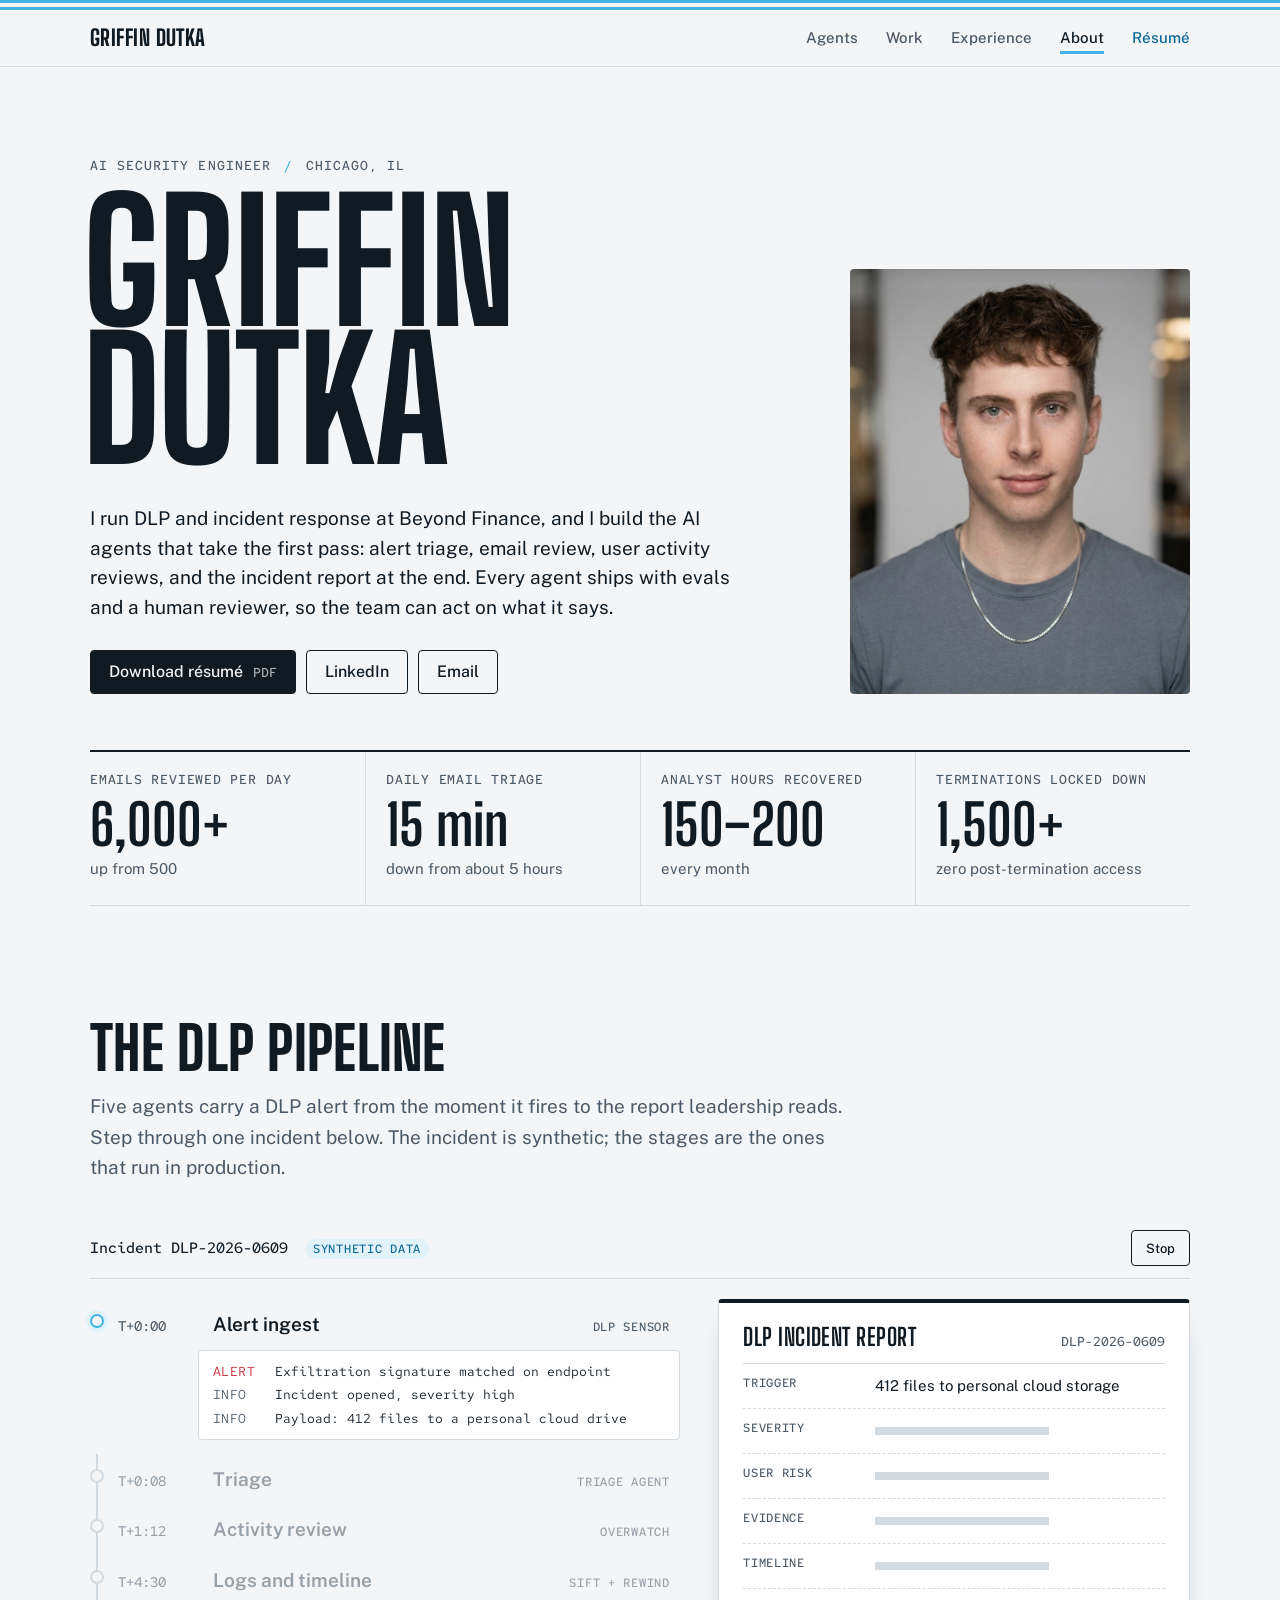
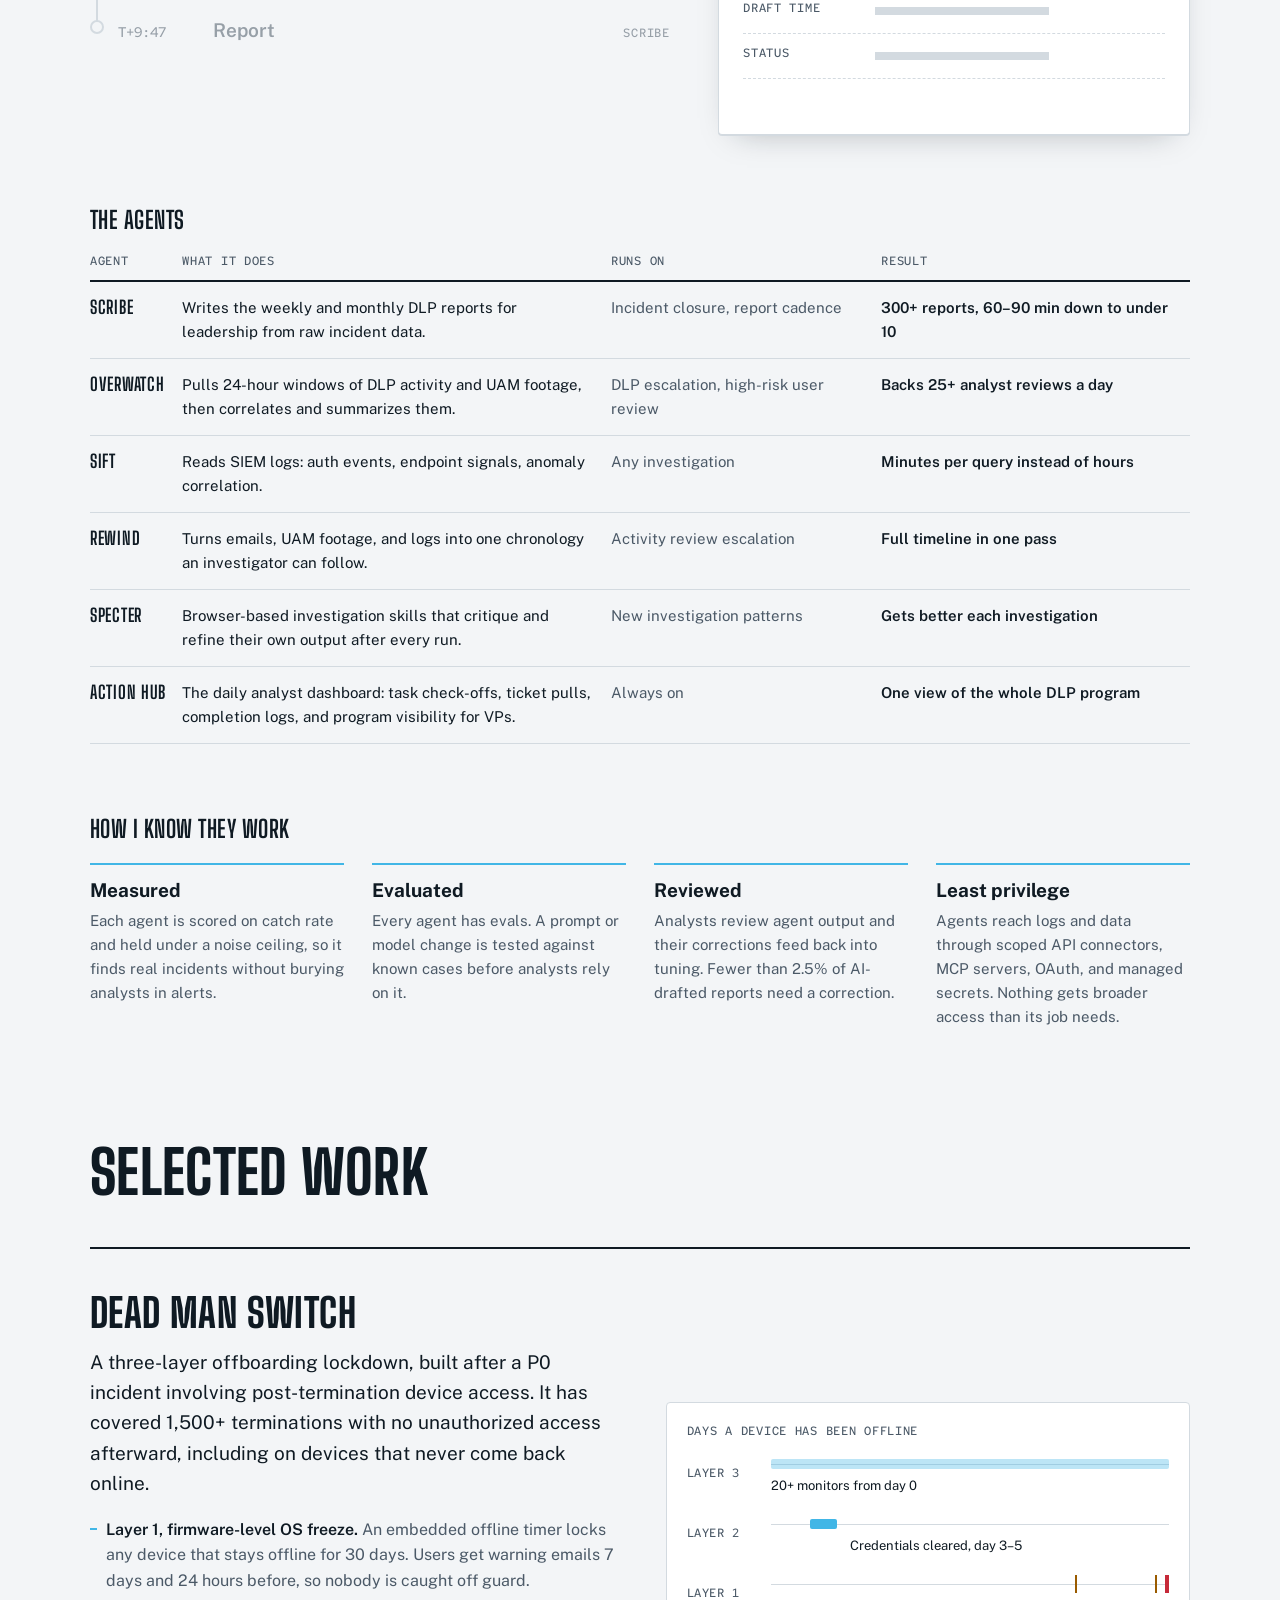
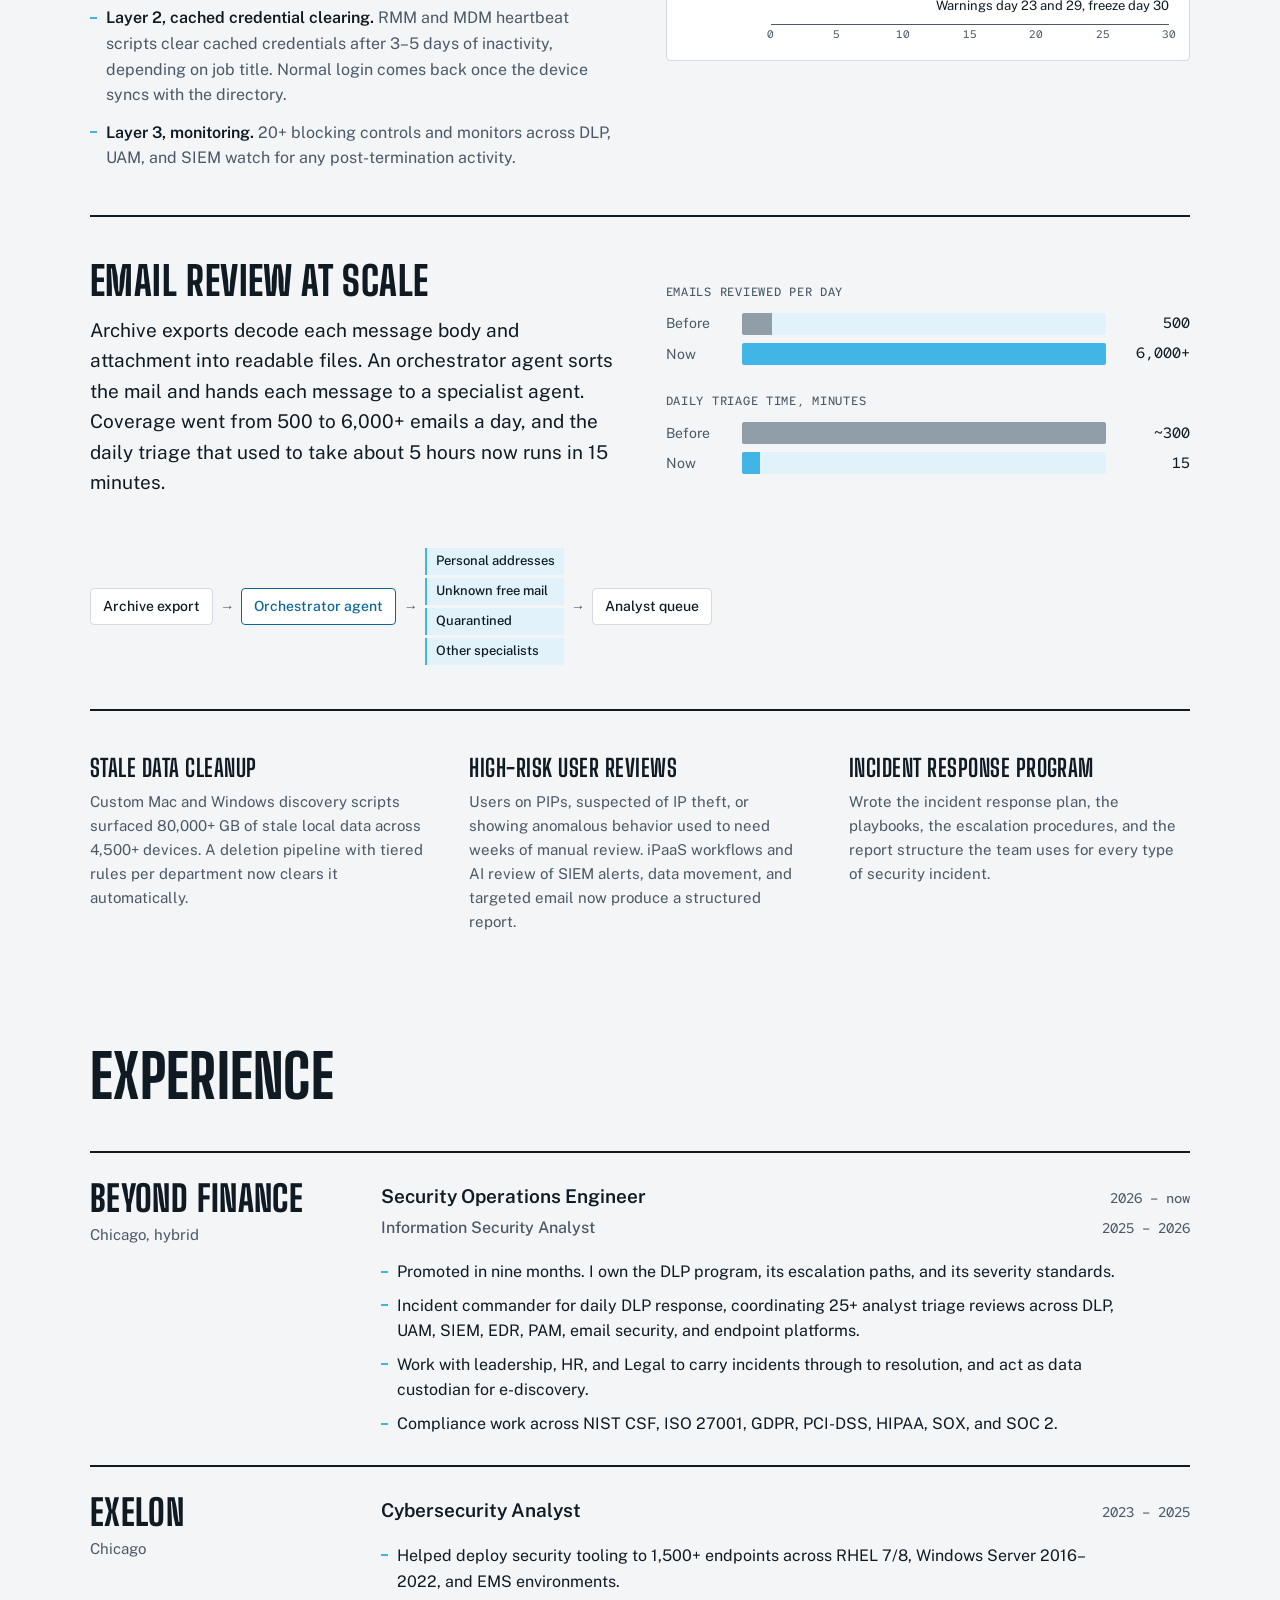
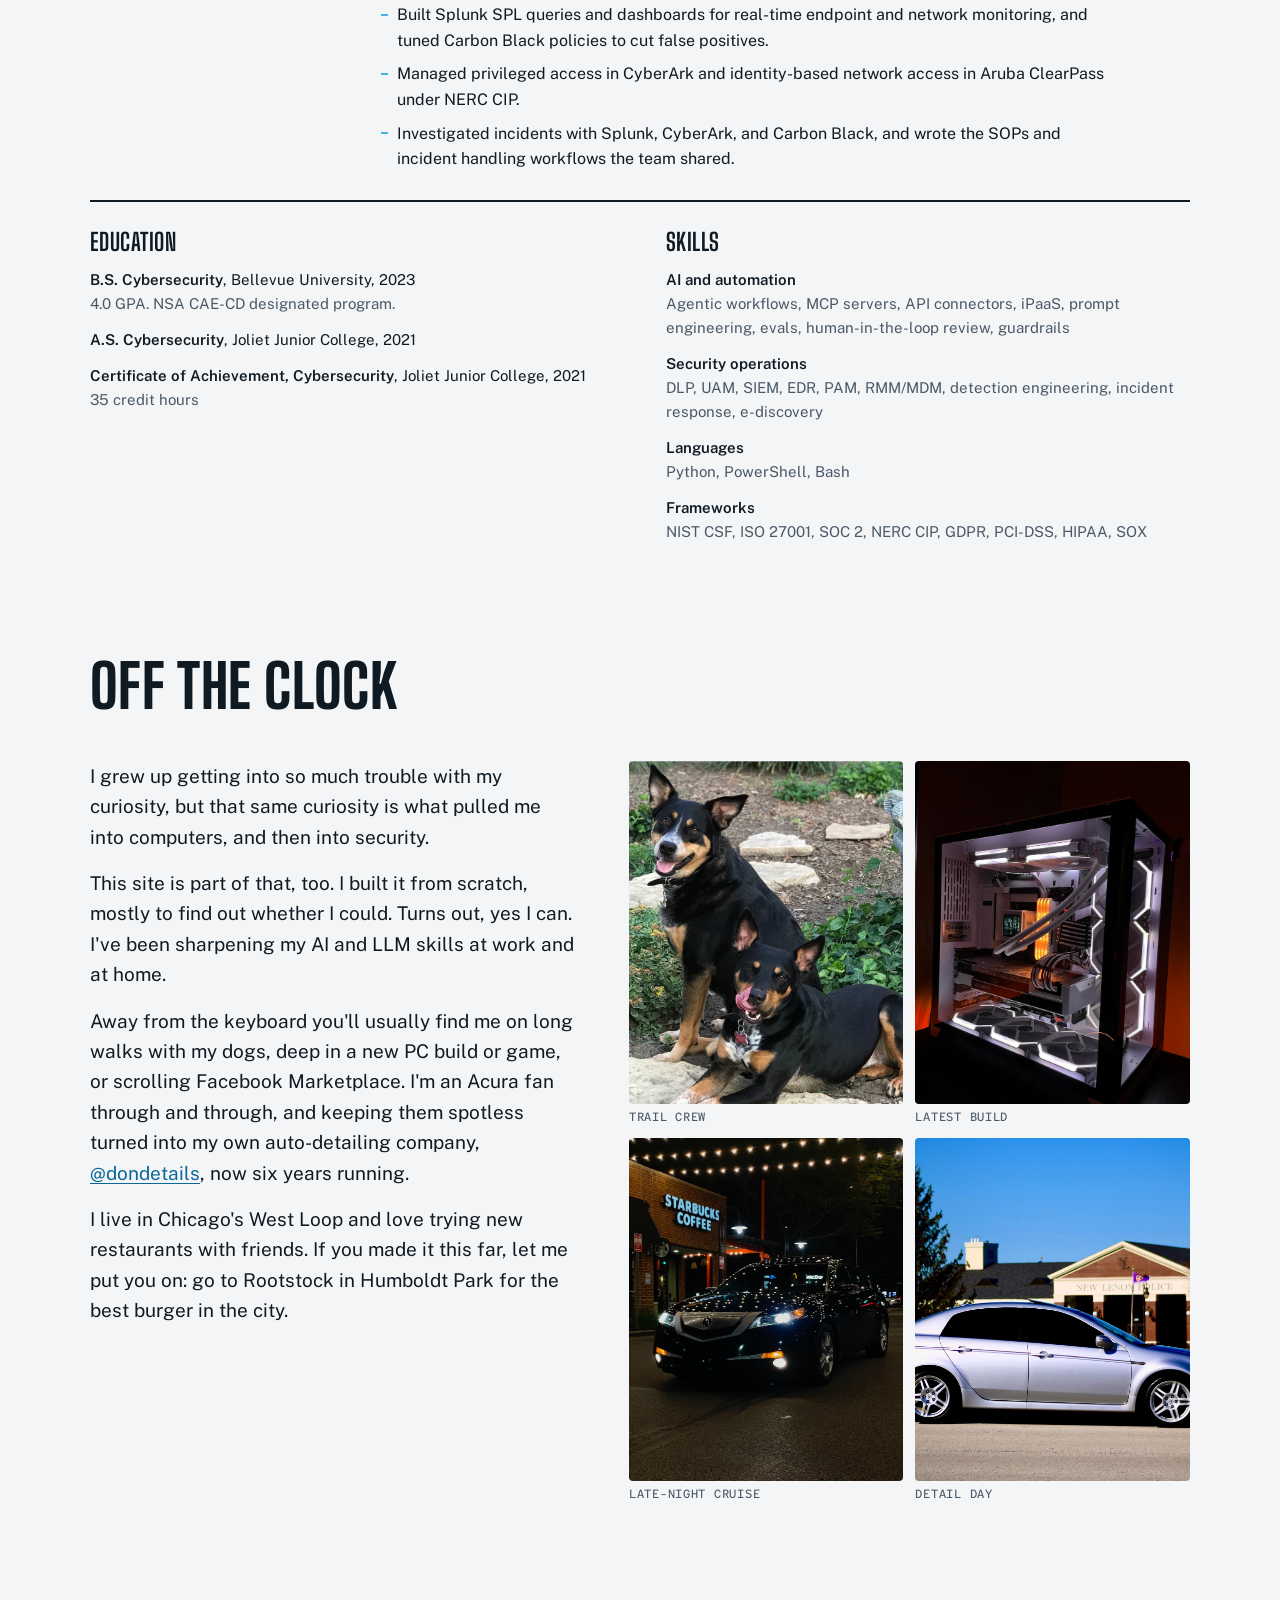
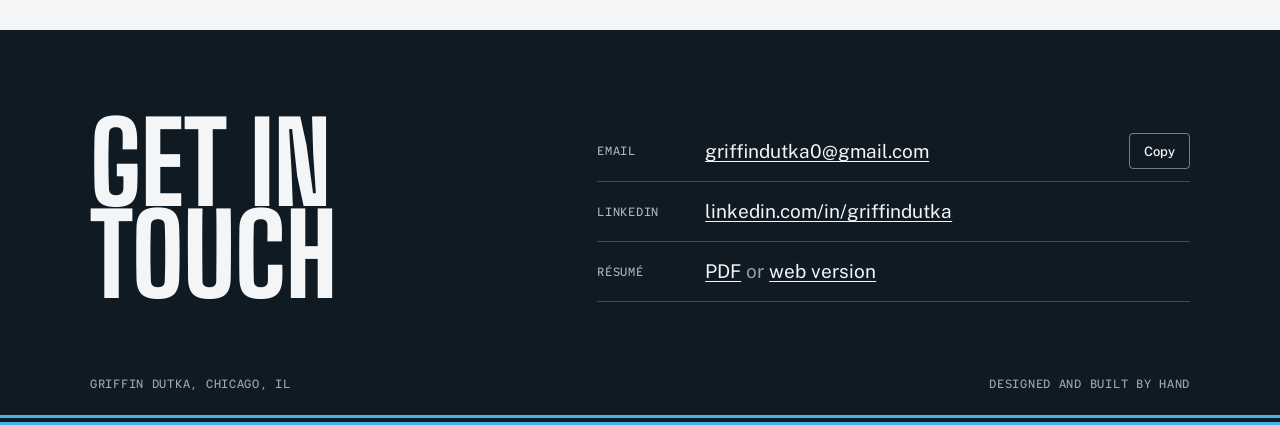
<file: index.html>
<!DOCTYPE html>
<html lang="en">
<head>
  <meta charset="UTF-8" />
  <meta name="viewport" content="width=device-width, initial-scale=1.0, viewport-fit=cover" />
  <title>Griffin Dutka · AI Security Engineer</title>
  <meta name="description" content="Griffin Dutka is an AI security engineer in Chicago. He runs DLP and incident response and builds the AI agents that triage alerts, review email, and draft incident reports." />
  <link rel="canonical" href="https://grifftty.com/" />
  <meta name="theme-color" content="#f3f5f7" media="(prefers-color-scheme: light)" />
  <meta name="theme-color" content="#0c1218" media="(prefers-color-scheme: dark)" />

  <!-- Icons -->
  <link rel="icon" href="favicon.svg" type="image/svg+xml" />
  <link rel="icon" href="favicon-32.png" sizes="32x32" type="image/png" />
  <link rel="apple-touch-icon" href="apple-touch-icon.png" />

  <!-- Open Graph (LinkedIn, iMessage, Facebook, Slack…) -->
  <meta property="og:type" content="website" />
  <meta property="og:url" content="https://grifftty.com/" />
  <meta property="og:title" content="Griffin Dutka · AI Security Engineer" />
  <meta property="og:description" content="DLP, incident response, and the AI agents that do the first pass. Chicago, IL." />
  <meta property="og:image" content="https://grifftty.com/og-card.png" />
  <meta property="og:image:width" content="1200" />
  <meta property="og:image:height" content="630" />
  <meta property="og:site_name" content="Griffin Dutka" />

  <!-- Twitter / X -->
  <meta name="twitter:card" content="summary_large_image" />
  <meta name="twitter:title" content="Griffin Dutka · AI Security Engineer" />
  <meta name="twitter:description" content="DLP, incident response, and the AI agents that do the first pass." />
  <meta name="twitter:image" content="https://grifftty.com/og-card.png" />

  <link rel="preconnect" href="https://fonts.googleapis.com" />
  <link rel="preconnect" href="https://fonts.gstatic.com" crossorigin />
  <link rel="stylesheet" href="https://fonts.googleapis.com/css2?family=Big+Shoulders+Display:wght@700;800&family=Public+Sans:ital,wght@0,400;0,500;0,600;1,400&family=Red+Hat+Mono:wght@400;500&display=swap" />
  <link rel="stylesheet" href="src/style.css?v=20" />
</head>
<body>

  <a class="skip" href="#main">Skip to content</a>

  <header class="topbar">
    <div class="wrap topbar-inner">
      <a class="wordmark" href="#top">Griffin Dutka</a>
      <nav class="topnav" aria-label="Sections">
        <a href="#agents">Agents</a>
        <a href="#work">Work</a>
        <a href="#experience">Experience</a>
        <a href="#about">About</a>
        <a class="topnav-cta" href="griffin-dutka-resume.pdf" download="Griffin-Dutka-Resume.pdf">Résumé</a>
      </nav>
    </div>
  </header>

  <main id="main">

    <!-- ── HERO ── -->
    <section class="hero wrap" id="top">
      <div class="hero-text">
        <p class="kicker">AI security engineer <span aria-hidden="true">/</span> Chicago, IL</p>
        <h1 class="hero-name">Griffin<br />Dutka</h1>
        <p class="lede">
          I run DLP and incident response at Beyond Finance, and I build the AI agents that take the first pass:
          alert triage, email review, user activity reviews, and the incident report at the end.
          Every agent ships with evals and a human reviewer, so the team can act on what it says.
        </p>
        <div class="hero-actions">
          <a class="btn btn-solid" href="griffin-dutka-resume.pdf" download="Griffin-Dutka-Resume.pdf">Download résumé <span class="btn-meta">PDF</span></a>
          <a class="btn" href="https://linkedin.com/in/griffindutka" target="_blank" rel="noopener">LinkedIn</a>
          <a class="btn" href="mailto:griffindutka0@gmail.com">Email</a>
        </div>
      </div>
      <figure class="hero-photo">
        <img src="img/griffin.jpg?v=3" alt="Portrait of Griffin Dutka" width="896" height="1114" />
      </figure>
    </section>

    <!-- ── FIGURES ── -->
    <section class="wrap" aria-label="Results">
      <dl class="figures">
        <div class="figure">
          <dt>Emails reviewed per day</dt>
          <dd><span class="fig-num">6,000+</span><span class="fig-note">up from 500</span></dd>
        </div>
        <div class="figure">
          <dt>Daily email triage</dt>
          <dd><span class="fig-num">15 min</span><span class="fig-note">down from about 5 hours</span></dd>
        </div>
        <div class="figure">
          <dt>Analyst hours recovered</dt>
          <dd><span class="fig-num">150–200</span><span class="fig-note">every month</span></dd>
        </div>
        <div class="figure">
          <dt>Terminations locked down</dt>
          <dd><span class="fig-num">1,500+</span><span class="fig-note">zero post-termination access</span></dd>
        </div>
      </dl>
    </section>

    <!-- ── AGENTS ── -->
    <section class="section wrap" id="agents">
      <div class="sec-head">
        <h2>The DLP pipeline</h2>
        <p class="sec-intro">
          Five agents carry a DLP alert from the moment it fires to the report leadership reads.
          Step through one incident below. The incident is synthetic; the stages are the ones that run in production.
        </p>
      </div>

      <div class="run" id="run">
        <div class="run-bar">
          <span class="run-id">Incident DLP-2026-0609 <span class="run-tag">synthetic data</span></span>
          <button class="btn btn-small" type="button" id="run-replay">Replay run</button>
        </div>

        <ol class="steps" id="steps">
          <li class="step" data-step="0">
            <button class="step-head" type="button" aria-controls="log-0">
              <span class="step-time">T+0:00</span>
              <span class="step-name">Alert ingest</span>
              <span class="step-agent">DLP sensor</span>
            </button>
            <div class="step-log" id="log-0">
              <p><span class="lvl lvl-crit">alert</span>Exfiltration signature matched on endpoint</p>
              <p><span class="lvl">info</span>Incident opened, severity high</p>
              <p><span class="lvl">info</span>Payload: 412 files to a personal cloud drive</p>
            </div>
          </li>
          <li class="step" data-step="1">
            <button class="step-head" type="button" aria-controls="log-1">
              <span class="step-time">T+0:08</span>
              <span class="step-name">Triage</span>
              <span class="step-agent">Triage agent</span>
            </button>
            <div class="step-log" id="log-1">
              <p><span class="lvl lvl-agent">agent</span>Incident context loaded</p>
              <p><span class="lvl lvl-warn">warn</span>User is on the high-risk watchlist, risk score 87/100</p>
              <p><span class="lvl lvl-agent">agent</span>Verdict: escalate to a full activity review</p>
            </div>
          </li>
          <li class="step" data-step="2">
            <button class="step-head" type="button" aria-controls="log-2">
              <span class="step-time">T+1:12</span>
              <span class="step-name">Activity review</span>
              <span class="step-agent">OVERWATCH</span>
            </button>
            <div class="step-log" id="log-2">
              <p><span class="lvl lvl-agent">agent</span>Pulled 24 hours of user activity and UAM footage</p>
              <p><span class="lvl lvl-warn">warn</span>3 anomalous sessions: USB transfer and personal Gmail</p>
              <p><span class="lvl lvl-agent">agent</span>Evidence package compiled, 14 artifacts</p>
            </div>
          </li>
          <li class="step" data-step="3">
            <button class="step-head" type="button" aria-controls="log-3">
              <span class="step-time">T+4:30</span>
              <span class="step-name">Logs and timeline</span>
              <span class="step-agent">SIFT + REWIND</span>
            </button>
            <div class="step-log" id="log-3">
              <p><span class="lvl lvl-agent">agent</span>Queried SIEM for auth and endpoint events</p>
              <p><span class="lvl lvl-agent">agent</span>Emails, footage, and logs merged into one timeline</p>
              <p><span class="lvl">info</span>Intent confirmed at 13:58</p>
            </div>
          </li>
          <li class="step" data-step="4">
            <button class="step-head" type="button" aria-controls="log-4">
              <span class="step-time">T+9:47</span>
              <span class="step-name">Report</span>
              <span class="step-agent">SCRIBE</span>
            </button>
            <div class="step-log" id="log-4">
              <p><span class="lvl lvl-agent">agent</span>Drafted the executive report</p>
              <p><span class="lvl">info</span>Sections: summary, evidence, risk, next actions</p>
              <p><span class="lvl lvl-ok">done</span>Ready for analyst review in 9 min 47 s</p>
            </div>
          </li>
        </ol>

        <article class="report" aria-label="Incident report draft">
          <header class="report-head">
            <p class="report-kind">DLP incident report</p>
            <p class="report-id">DLP-2026-0609</p>
          </header>
          <dl class="report-fields">
            <div data-from="0"><dt>Trigger</dt><dd>412 files to personal cloud storage</dd></div>
            <div data-from="1"><dt>Severity</dt><dd><span class="sev">High</span></dd></div>
            <div data-from="1"><dt>User risk</dt><dd>87 / 100, high-risk watchlist</dd></div>
            <div data-from="2"><dt>Evidence</dt><dd>14 artifacts, 3 anomalous sessions</dd></div>
            <div data-from="3"><dt>Timeline</dt><dd>Intent confirmed 13:58</dd></div>
            <div data-from="4"><dt>Draft time</dt><dd class="num">9:47</dd></div>
            <div data-from="4"><dt>Status</dt><dd><span class="ok">Ready for escalation</span></dd></div>
          </dl>
          <p class="report-foot" data-from="4">Drafted by agents. Reviewed and sent by an analyst.</p>
        </article>
      </div>

      <h3 class="sub-head">The agents</h3>
      <div class="table-scroll">
        <table class="roster">
          <thead>
            <tr><th scope="col">Agent</th><th scope="col">What it does</th><th scope="col">Runs on</th><th scope="col">Result</th></tr>
          </thead>
          <tbody>
            <tr>
              <th scope="row">SCRIBE</th>
              <td>Writes the weekly and monthly DLP reports for leadership from raw incident data.</td>
              <td>Incident closure, report cadence</td>
              <td>300+ reports, 60–90 min down to under 10</td>
            </tr>
            <tr>
              <th scope="row">OVERWATCH</th>
              <td>Pulls 24-hour windows of DLP activity and UAM footage, then correlates and summarizes them.</td>
              <td>DLP escalation, high-risk user review</td>
              <td>Backs 25+ analyst reviews a day</td>
            </tr>
            <tr>
              <th scope="row">SIFT</th>
              <td>Reads SIEM logs: auth events, endpoint signals, anomaly correlation.</td>
              <td>Any investigation</td>
              <td>Minutes per query instead of hours</td>
            </tr>
            <tr>
              <th scope="row">REWIND</th>
              <td>Turns emails, UAM footage, and logs into one chronology an investigator can follow.</td>
              <td>Activity review escalation</td>
              <td>Full timeline in one pass</td>
            </tr>
            <tr>
              <th scope="row">SPECTER</th>
              <td>Browser-based investigation skills that critique and refine their own output after every run.</td>
              <td>New investigation patterns</td>
              <td>Gets better each investigation</td>
            </tr>
            <tr>
              <th scope="row">ACTION HUB</th>
              <td>The daily analyst dashboard: task check-offs, ticket pulls, completion logs, and program visibility for VPs.</td>
              <td>Always on</td>
              <td>One view of the whole DLP program</td>
            </tr>
          </tbody>
        </table>
      </div>

      <h3 class="sub-head">How I know they work</h3>
      <ul class="checks">
        <li>
          <h4>Measured</h4>
          <p>Each agent is scored on catch rate and held under a noise ceiling, so it finds real incidents without burying analysts in alerts.</p>
        </li>
        <li>
          <h4>Evaluated</h4>
          <p>Every agent has evals. A prompt or model change is tested against known cases before analysts rely on it.</p>
        </li>
        <li>
          <h4>Reviewed</h4>
          <p>Analysts review agent output and their corrections feed back into tuning. Fewer than 2.5% of AI-drafted reports need a correction.</p>
        </li>
        <li>
          <h4>Least privilege</h4>
          <p>Agents reach logs and data through scoped API connectors, MCP servers, OAuth, and managed secrets. Nothing gets broader access than its job needs.</p>
        </li>
      </ul>
    </section>

    <!-- ── WORK ── -->
    <section class="section wrap" id="work">
      <div class="sec-head">
        <h2>Selected work</h2>
      </div>

      <article class="case">
        <div class="case-text">
          <h3>Dead Man Switch</h3>
          <p class="case-sum">A three-layer offboarding lockdown, built after a P0 incident involving post-termination device access. It has covered 1,500+ terminations with no unauthorized access afterward, including on devices that never come back online.</p>
          <ul class="case-points">
            <li><strong>Layer 1, firmware-level OS freeze.</strong> An embedded offline timer locks any device that stays offline for 30 days. Users get warning emails 7 days and 24 hours before, so nobody is caught off guard.</li>
            <li><strong>Layer 2, cached credential clearing.</strong> RMM and MDM heartbeat scripts clear cached credentials after 3–5 days of inactivity, depending on job title. Normal login comes back once the device syncs with the directory.</li>
            <li><strong>Layer 3, monitoring.</strong> 20+ blocking controls and monitors across DLP, UAM, and SIEM watch for any post-termination activity.</li>
          </ul>
        </div>
        <figure class="dms" aria-label="Timeline of the three layers over 30 days offline">
          <figcaption class="fig-cap">Days a device has been offline</figcaption>
          <div class="dms-rows">
            <div class="dms-row">
              <span class="dms-label">Layer 3</span>
              <div class="dms-track">
                <span class="dms-span dms-span-full" style="--a:0;--b:30"></span>
                <span class="dms-note" style="--at:0">20+ monitors from day 0</span>
              </div>
            </div>
            <div class="dms-row">
              <span class="dms-label">Layer 2</span>
              <div class="dms-track">
                <span class="dms-span" style="--a:3;--b:5"></span>
                <span class="dms-note" style="--at:6">Credentials cleared, day 3–5</span>
              </div>
            </div>
            <div class="dms-row">
              <span class="dms-label">Layer 1</span>
              <div class="dms-track">
                <span class="dms-tick" style="--at:23" title="7-day warning"></span>
                <span class="dms-tick" style="--at:29" title="24-hour warning"></span>
                <span class="dms-tick dms-tick-end" style="--at:30" title="OS freeze"></span>
                <span class="dms-note dms-note-end">Warnings day 23 and 29, freeze day 30</span>
              </div>
            </div>
          </div>
          <div class="dms-axis" aria-hidden="true">
            <span style="--at:0">0</span><span style="--at:5">5</span><span style="--at:10">10</span><span style="--at:15">15</span><span style="--at:20">20</span><span style="--at:25">25</span><span style="--at:30">30</span>
          </div>
        </figure>
      </article>

      <article class="case">
        <div class="case-text">
          <h3>Email review at scale</h3>
          <p class="case-sum">Archive exports decode each message body and attachment into readable files. An orchestrator agent sorts the mail and hands each message to a specialist agent. Coverage went from 500 to 6,000+ emails a day, and the daily triage that used to take about 5 hours now runs in 15 minutes.</p>
        </div>
        <figure class="bars" aria-label="Before and after, drawn to scale">
          <div class="bar-group">
            <p class="fig-cap">Emails reviewed per day</p>
            <div class="bar-row"><span class="bar-label">Before</span><span class="bar-track"><span class="bar bar-muted" style="--v:500;--max:6000"></span></span><span class="bar-val">500</span></div>
            <div class="bar-row"><span class="bar-label">Now</span><span class="bar-track"><span class="bar" style="--v:6000;--max:6000"></span></span><span class="bar-val">6,000+</span></div>
          </div>
          <div class="bar-group">
            <p class="fig-cap">Daily triage time, minutes</p>
            <div class="bar-row"><span class="bar-label">Before</span><span class="bar-track"><span class="bar bar-muted" style="--v:300;--max:300"></span></span><span class="bar-val">~300</span></div>
            <div class="bar-row"><span class="bar-label">Now</span><span class="bar-track"><span class="bar" style="--v:15;--max:300"></span></span><span class="bar-val">15</span></div>
          </div>
        </figure>
        <ol class="flow" aria-label="Email review flow">
            <li><span class="chip">Archive export</span></li>
            <li class="flow-strong"><span class="chip">Orchestrator agent</span></li>
            <li>
              <span class="fan">
                <span>Personal addresses</span>
                <span>Unknown free mail</span>
                <span>Quarantined</span>
                <span>Other specialists</span>
              </span>
            </li>
            <li><span class="chip">Analyst queue</span></li>
          </ol>
      </article>

      <div class="minor">
        <article>
          <h3>Stale data cleanup</h3>
          <p>Custom Mac and Windows discovery scripts surfaced 80,000+ GB of stale local data across 4,500+ devices. A deletion pipeline with tiered rules per department now clears it automatically.</p>
        </article>
        <article>
          <h3>High-risk user reviews</h3>
          <p>Users on PIPs, suspected of IP theft, or showing anomalous behavior used to need weeks of manual review. iPaaS workflows and AI review of SIEM alerts, data movement, and targeted email now produce a structured report.</p>
        </article>
        <article>
          <h3>Incident response program</h3>
          <p>Wrote the incident response plan, the playbooks, the escalation procedures, and the report structure the team uses for every type of security incident.</p>
        </article>
      </div>
    </section>

    <!-- ── EXPERIENCE ── -->
    <section class="section wrap" id="experience">
      <div class="sec-head">
        <h2>Experience</h2>
      </div>

      <div class="jobs">
        <article class="job">
          <header class="job-head">
            <h3>Beyond Finance</h3>
            <p class="job-where">Chicago, hybrid</p>
          </header>
          <ul class="roles">
            <li><span class="role">Security Operations Engineer</span><span class="when">2026 – now</span></li>
            <li><span class="role">Information Security Analyst</span><span class="when">2025 – 2026</span></li>
          </ul>
          <ul class="job-points">
            <li>Promoted in nine months. I own the DLP program, its escalation paths, and its severity standards.</li>
            <li>Incident commander for daily DLP response, coordinating 25+ analyst triage reviews across DLP, UAM, SIEM, EDR, PAM, email security, and endpoint platforms.</li>
            <li>Work with leadership, HR, and Legal to carry incidents through to resolution, and act as data custodian for e-discovery.</li>
            <li>Compliance work across NIST CSF, ISO 27001, GDPR, PCI-DSS, HIPAA, SOX, and SOC 2.</li>
          </ul>
        </article>

        <article class="job">
          <header class="job-head">
            <h3>Exelon</h3>
            <p class="job-where">Chicago</p>
          </header>
          <ul class="roles">
            <li><span class="role">Cybersecurity Analyst</span><span class="when">2023 – 2025</span></li>
          </ul>
          <ul class="job-points">
            <li>Helped deploy security tooling to 1,500+ endpoints across RHEL 7/8, Windows Server 2016–2022, and EMS environments.</li>
            <li>Built Splunk SPL queries and dashboards for real-time endpoint and network monitoring, and tuned Carbon Black policies to cut false positives.</li>
            <li>Managed privileged access in CyberArk and identity-based network access in Aruba ClearPass under NERC CIP.</li>
            <li>Investigated incidents with Splunk, CyberArk, and Carbon Black, and wrote the SOPs and incident handling workflows the team shared.</li>
          </ul>
        </article>
      </div>

      <div class="facts">
        <div>
          <h3 class="facts-head">Education</h3>
          <ul class="facts-list">
            <li><strong>B.S. Cybersecurity</strong>, Bellevue University, 2023<br /><span class="muted">4.0 GPA. NSA CAE-CD designated program.</span></li>
            <li><strong>A.S. Cybersecurity</strong>, Joliet Junior College, 2021</li>
            <li><strong>Certificate of Achievement, Cybersecurity</strong>, Joliet Junior College, 2021<br /><span class="muted">35 credit hours</span></li>
          </ul>
        </div>
        <div>
          <h3 class="facts-head">Skills</h3>
          <ul class="facts-list">
            <li><strong>AI and automation</strong><br /><span class="muted">Agentic workflows, MCP servers, API connectors, iPaaS, prompt engineering, evals, human-in-the-loop review, guardrails</span></li>
            <li><strong>Security operations</strong><br /><span class="muted">DLP, UAM, SIEM, EDR, PAM, RMM/MDM, detection engineering, incident response, e-discovery</span></li>
            <li><strong>Languages</strong><br /><span class="muted">Python, PowerShell, Bash</span></li>
            <li><strong>Frameworks</strong><br /><span class="muted">NIST CSF, ISO 27001, SOC 2, NERC CIP, GDPR, PCI-DSS, HIPAA, SOX</span></li>
          </ul>
        </div>
      </div>
    </section>

    <!-- ── ABOUT ── -->
    <section class="section wrap" id="about">
      <div class="sec-head">
        <h2>Off the clock</h2>
      </div>
      <div class="about">
        <div class="about-text">
          <p>I grew up getting into so much trouble with my curiosity, but that same curiosity is what pulled me into computers, and then into security.</p>
          <p>This site is part of that, too. I built it from scratch, mostly to find out whether I could. Turns out, yes I can. I've been sharpening my AI and LLM skills at work and at home.</p>
          <p>Away from the keyboard you'll usually find me on long walks with my dogs, deep in a new PC build or game, or scrolling Facebook Marketplace. I'm an Acura fan through and through, and keeping them spotless turned into my own auto-detailing company, <a href="https://instagram.com/dondetails" target="_blank" rel="noopener">@dondetails</a>, now six years running.</p>
          <p>I live in Chicago's West Loop and love trying new restaurants with friends. If you made it this far, let me put you on: go to Rootstock in Humboldt Park for the best burger in the city.</p>
        </div>
        <div class="gallery">
          <figure><img src="img/dogs.jpg" alt="My two dogs on a trail" loading="lazy" width="1170" height="1162" /><figcaption>Trail crew</figcaption></figure>
          <figure><img src="img/pc-build.jpg" alt="Custom PC build with the side panel off" loading="lazy" width="768" height="1024" /><figcaption>Latest build</figcaption></figure>
          <figure><img src="img/acura-night.jpg" alt="Acura TL parked at night" loading="lazy" width="768" height="1024" /><figcaption>Late-night cruise</figcaption></figure>
          <figure><img src="img/acura-detail.jpg" alt="Freshly detailed Acura TL" loading="lazy" width="2000" height="1333" /><figcaption>Detail day</figcaption></figure>
        </div>
      </div>
    </section>

    <!-- ── CONTACT ── -->
    <section class="contact" id="contact">
      <div class="wrap contact-inner">
        <h2 class="contact-head">Get in touch</h2>
        <div class="contact-rows">
          <div class="contact-row">
            <span class="contact-key">Email</span>
            <span class="contact-val"><a href="mailto:griffindutka0@gmail.com" id="email-addr">griffindutka0@gmail.com</a></span>
            <button class="btn btn-small" type="button" id="copy-email" data-copy="griffindutka0@gmail.com">Copy</button>
          </div>
          <div class="contact-row">
            <span class="contact-key">LinkedIn</span>
            <span class="contact-val"><a href="https://linkedin.com/in/griffindutka" target="_blank" rel="noopener">linkedin.com/in/griffindutka</a></span>
          </div>
          <div class="contact-row">
            <span class="contact-key">Résumé</span>
            <span class="contact-val"><a href="griffin-dutka-resume.pdf" download="Griffin-Dutka-Resume.pdf">PDF</a> <span class="muted">or</span> <a href="resume-twocolumn.html" target="_blank" rel="noopener">web version</a></span>
          </div>
        </div>
      </div>
      <footer class="wrap foot">
        <span>Griffin Dutka, Chicago, IL</span>
        <span>Designed and built by hand</span>
      </footer>
    </section>

  </main>

  <script src="src/main.js?v=47" defer></script>
</body>
</html>
</file>
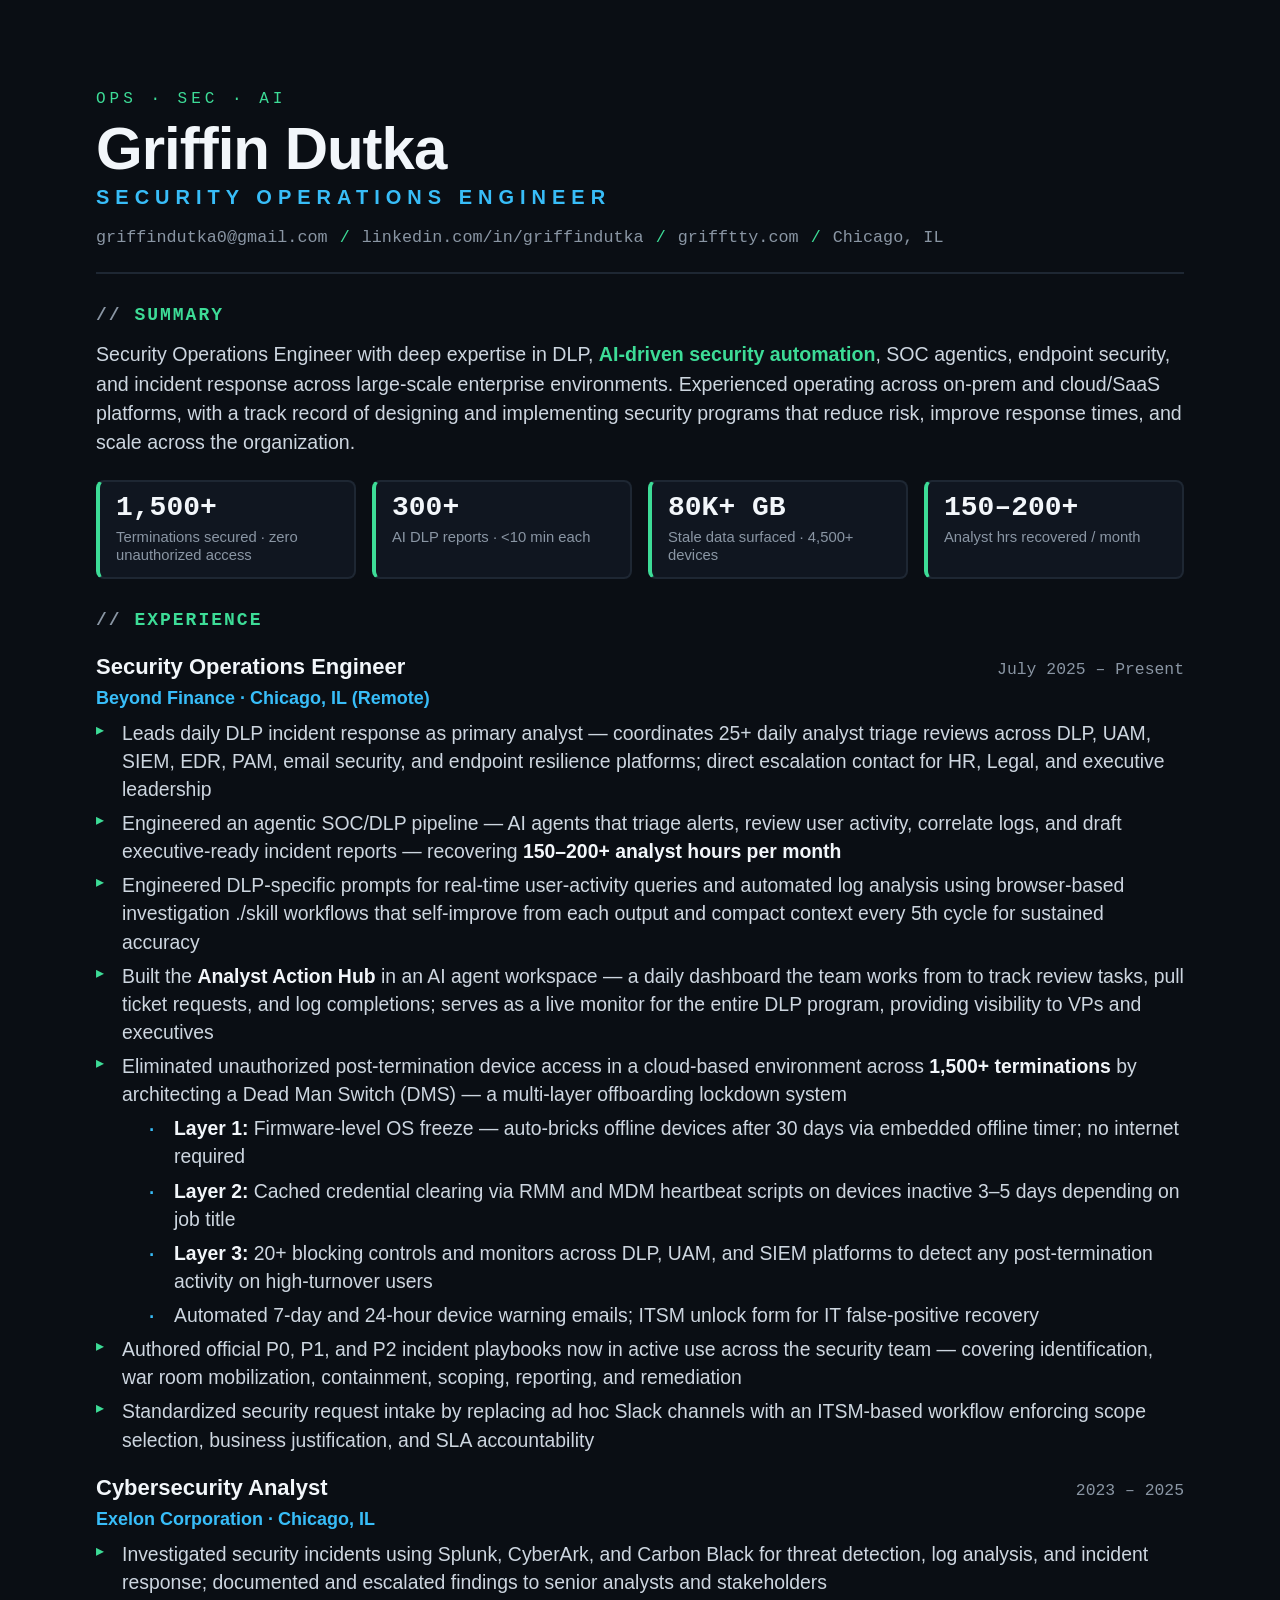
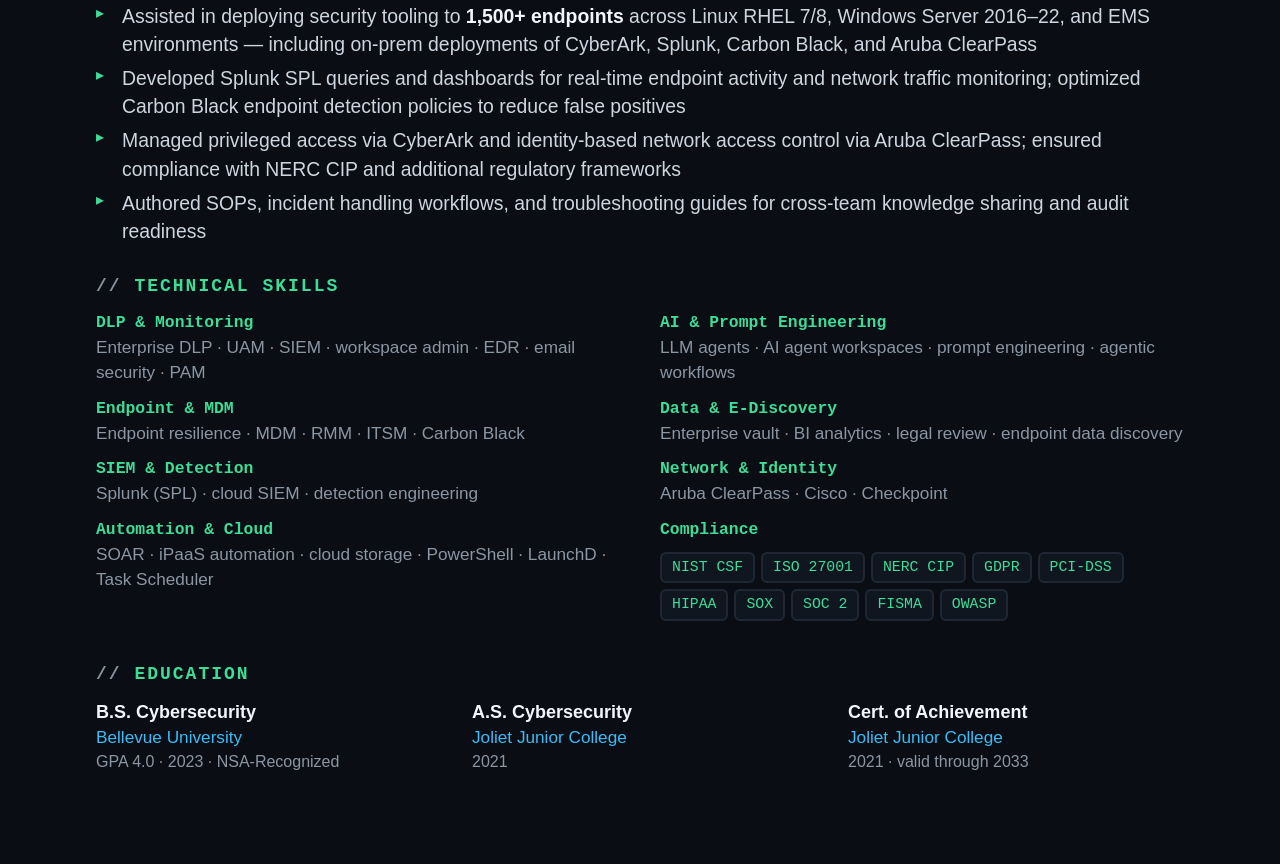
<file: resume-dark.html>
<!DOCTYPE html>
<html lang="en">
<head>
<meta charset="UTF-8" />
<title>Griffin Dutka — Résumé (Dark)</title>
<style>
  :root{
    --bg:#0a0e14;
    --panel:#101620;
    --line:#1e2733;
    --ink:#cdd6e0;
    --dim:#8a96a4;
    --accent:#3ddc97;     /* terminal green */
    --accent2:#38bdf8;    /* cyan */
    --white:#f2f6fa;
  }
  *{box-sizing:border-box;margin:0;padding:0;}
  /* Screen viewing only — print/PDF keeps exact letter sizing */
  @media screen { html { zoom: 2; } }
  @page{size:letter;margin:0;}
  html,body{background:var(--bg);}
  body{
    font-family:"Helvetica Neue",Helvetica,Arial,sans-serif;
    color:var(--ink);font-size:9.7px;line-height:1.45;
    -webkit-print-color-adjust:exact;print-color-adjust:exact;
  }
  .mono{font-family:ui-monospace,"SF Mono",Menlo,Consolas,monospace;}
  .page{padding:0.46in 0.5in 0.4in;min-height:11in;}

  /* header band */
  .hero{border-bottom:1px solid var(--line);padding-bottom:11px;margin-bottom:12px;position:relative;}
  .tag{font-family:ui-monospace,Menlo,monospace;font-size:8px;letter-spacing:2px;color:var(--accent);}
  .name{font-size:30px;font-weight:800;letter-spacing:-0.5px;color:var(--white);line-height:1.02;margin:3px 0 2px;}
  .role{font-size:10px;font-weight:700;letter-spacing:3px;text-transform:uppercase;color:var(--accent2);}
  .contact{margin-top:7px;font-family:ui-monospace,Menlo,monospace;font-size:8.4px;color:var(--dim);}
  .contact a{color:var(--dim);text-decoration:none;}
  .contact .s{color:var(--accent);margin:0 6px;}

  .label{font-family:ui-monospace,Menlo,monospace;font-size:9px;font-weight:700;letter-spacing:1px;color:var(--accent);margin:14px 0 6px;}
  .label .br{color:var(--dim);}

  .summary{color:var(--ink);font-size:9.8px;line-height:1.5;}
  .hl{color:var(--accent);font-weight:700;}

  /* metric strip */
  .metrics{display:flex;gap:8px;margin:11px 0 2px;}
  .metric{flex:1;background:var(--panel);border:1px solid var(--line);border-left:2px solid var(--accent);border-radius:4px;padding:6px 8px;}
  .metric .n{font-size:14px;font-weight:800;color:var(--white);font-family:ui-monospace,Menlo,monospace;line-height:1;}
  .metric .l{font-size:7.4px;color:var(--dim);margin-top:3px;line-height:1.25;}

  .job{margin-top:9px;break-inside:avoid;}
  .job-head{display:flex;justify-content:space-between;align-items:baseline;}
  .job-t{font-weight:800;font-size:11px;color:var(--white);}
  .job-d{font-family:ui-monospace,Menlo,monospace;font-size:8.2px;color:var(--dim);}
  .job-co{font-size:9px;color:var(--accent2);font-weight:700;margin:1px 0 4px;}

  ul{list-style:none;}
  li{position:relative;padding-left:13px;margin:3px 0;break-inside:avoid;color:var(--ink);}
  li::before{content:"▸";position:absolute;left:0;top:-0.5px;color:var(--accent);font-size:8px;}
  ul.sub{margin:2px 0 2px 13px;}
  ul.sub li::before{content:"·";color:var(--accent2);font-size:13px;top:-2px;}
  strong{color:var(--white);font-weight:800;}

  /* two-up lower section */
  .cols{display:flex;gap:20px;margin-top:4px;break-inside:avoid;}
  .col{flex:1;}
  .skill-g{margin-bottom:6px;}
  .skill-l{font-family:ui-monospace,Menlo,monospace;font-size:8.2px;color:var(--accent);font-weight:700;}
  .skill-i{font-size:8.6px;color:var(--dim);}
  .edu{margin-bottom:7px;}
  .edu-d{font-weight:700;font-size:9px;color:var(--white);}
  .edu-s{font-size:8.6px;color:var(--accent2);}
  .edu-m{font-size:8px;color:var(--dim);}

  .chips{display:flex;flex-wrap:wrap;gap:3px;margin-top:5px;}
  .chip{font-family:ui-monospace,Menlo,monospace;border:1px solid var(--line);background:var(--panel);color:var(--accent);font-size:7.4px;padding:1.5px 5px;border-radius:3px;}
</style>
</head>
<body>
<div class="page">

  <header class="hero">
    <div class="tag mono">OPS · SEC · AI</div>
    <div class="name">Griffin Dutka</div>
    <div class="role">Security Operations Engineer</div>
    <div class="contact mono">
      griffindutka0@gmail.com<span class="s">/</span>linkedin.com/in/griffindutka<span class="s">/</span>grifftty.com<span class="s">/</span>Chicago, IL
    </div>
  </header>

  <div class="label mono"><span class="br">//</span> SUMMARY</div>
  <p class="summary">Security Operations Engineer with deep expertise in DLP, <span class="hl">AI-driven security automation</span>, SOC agentics, endpoint security, and incident response across large-scale enterprise environments. Experienced operating across on-prem and cloud/SaaS platforms, with a track record of designing and implementing security programs that reduce risk, improve response times, and scale across the organization.</p>

  <div class="metrics">
    <div class="metric"><div class="n">1,500+</div><div class="l">Terminations secured · zero unauthorized access</div></div>
    <div class="metric"><div class="n">300+</div><div class="l">AI DLP reports · &lt;10 min each</div></div>
    <div class="metric"><div class="n">80K+ GB</div><div class="l">Stale data surfaced · 4,500+ devices</div></div>
    <div class="metric"><div class="n">150–200+</div><div class="l">Analyst hrs recovered / month</div></div>
  </div>

  <div class="label mono"><span class="br">//</span> EXPERIENCE</div>

  <div class="job">
    <div class="job-head"><span class="job-t">Security Operations Engineer</span><span class="job-d mono">July 2025 – Present</span></div>
    <div class="job-co">Beyond Finance · Chicago, IL (Remote)</div>
    <ul>
      <li>Leads daily DLP incident response as primary analyst — coordinates 25+ daily analyst triage reviews across DLP, UAM, SIEM, EDR, PAM, email security, and endpoint resilience platforms; direct escalation contact for HR, Legal, and executive leadership</li>
      <li>Engineered an agentic SOC/DLP pipeline — AI agents that triage alerts, review user activity, correlate logs, and draft executive-ready incident reports — recovering <strong>150–200+ analyst hours per month</strong></li>
      <li>Engineered DLP-specific prompts for real-time user-activity queries and automated log analysis using browser-based investigation ./skill workflows that self-improve from each output and compact context every 5th cycle for sustained accuracy</li>
      <li>Built the <strong>Analyst Action Hub</strong> in an AI agent workspace — a daily dashboard the team works from to track review tasks, pull ticket requests, and log completions; serves as a live monitor for the entire DLP program, providing visibility to VPs and executives</li>
      <li>Eliminated unauthorized post-termination device access in a cloud-based environment across <strong>1,500+ terminations</strong> by architecting a Dead Man Switch (DMS) — a multi-layer offboarding lockdown system
        <ul class="sub">
          <li><strong>Layer 1:</strong> Firmware-level OS freeze — auto-bricks offline devices after 30 days via embedded offline timer; no internet required</li>
          <li><strong>Layer 2:</strong> Cached credential clearing via RMM and MDM heartbeat scripts on devices inactive 3–5 days depending on job title</li>
          <li><strong>Layer 3:</strong> 20+ blocking controls and monitors across DLP, UAM, and SIEM platforms to detect any post-termination activity on high-turnover users</li>
          <li>Automated 7-day and 24-hour device warning emails; ITSM unlock form for IT false-positive recovery</li>
        </ul>
      </li>
      <li>Authored official P0, P1, and P2 incident playbooks now in active use across the security team — covering identification, war room mobilization, containment, scoping, reporting, and remediation</li>
      <li>Standardized security request intake by replacing ad hoc Slack channels with an ITSM-based workflow enforcing scope selection, business justification, and SLA accountability</li>
    </ul>
  </div>

  <div class="job">
    <div class="job-head"><span class="job-t">Cybersecurity Analyst</span><span class="job-d mono">2023 – 2025</span></div>
    <div class="job-co">Exelon Corporation · Chicago, IL</div>
    <ul>
      <li>Investigated security incidents using Splunk, CyberArk, and Carbon Black for threat detection, log analysis, and incident response; documented and escalated findings to senior analysts and stakeholders</li>
      <li>Assisted in deploying security tooling to <strong>1,500+ endpoints</strong> across Linux RHEL 7/8, Windows Server 2016–22, and EMS environments — including on-prem deployments of CyberArk, Splunk, Carbon Black, and Aruba ClearPass</li>
      <li>Developed Splunk SPL queries and dashboards for real-time endpoint activity and network traffic monitoring; optimized Carbon Black endpoint detection policies to reduce false positives</li>
      <li>Managed privileged access via CyberArk and identity-based network access control via Aruba ClearPass; ensured compliance with NERC CIP and additional regulatory frameworks</li>
      <li>Authored SOPs, incident handling workflows, and troubleshooting guides for cross-team knowledge sharing and audit readiness</li>
    </ul>
  </div>

  <div class="label mono"><span class="br">//</span> TECHNICAL SKILLS</div>
  <div class="cols">
    <div class="col">
      <div class="skill-g"><div class="skill-l">DLP &amp; Monitoring</div><div class="skill-i">Enterprise DLP · UAM · SIEM · workspace admin · EDR · email security · PAM</div></div>
      <div class="skill-g"><div class="skill-l">Endpoint &amp; MDM</div><div class="skill-i">Endpoint resilience · MDM · RMM · ITSM · Carbon Black</div></div>
      <div class="skill-g"><div class="skill-l">SIEM &amp; Detection</div><div class="skill-i">Splunk (SPL) · cloud SIEM · detection engineering</div></div>
      <div class="skill-g"><div class="skill-l">Automation &amp; Cloud</div><div class="skill-i">SOAR · iPaaS automation · cloud storage · PowerShell · LaunchD · Task Scheduler</div></div>
    </div>
    <div class="col">
      <div class="skill-g"><div class="skill-l">AI &amp; Prompt Engineering</div><div class="skill-i">LLM agents · AI agent workspaces · prompt engineering · agentic workflows</div></div>
      <div class="skill-g"><div class="skill-l">Data &amp; E-Discovery</div><div class="skill-i">Enterprise vault · BI analytics · legal review · endpoint data discovery</div></div>
      <div class="skill-g"><div class="skill-l">Network &amp; Identity</div><div class="skill-i">Aruba ClearPass · Cisco · Checkpoint</div></div>
      <div class="skill-g"><div class="skill-l">Compliance</div>
        <div class="chips">
          <span class="chip">NIST CSF</span><span class="chip">ISO 27001</span><span class="chip">NERC CIP</span><span class="chip">GDPR</span><span class="chip">PCI-DSS</span><span class="chip">HIPAA</span><span class="chip">SOX</span><span class="chip">SOC 2</span><span class="chip">FISMA</span><span class="chip">OWASP</span>
        </div>
      </div>
    </div>
  </div>

  <div class="label mono"><span class="br">//</span> EDUCATION</div>
  <div class="cols">
    <div class="col"><div class="edu"><div class="edu-d">B.S. Cybersecurity</div><div class="edu-s">Bellevue University</div><div class="edu-m">GPA 4.0 · 2023 · NSA-Recognized</div></div></div>
    <div class="col"><div class="edu"><div class="edu-d">A.S. Cybersecurity</div><div class="edu-s">Joliet Junior College</div><div class="edu-m">2021</div></div></div>
    <div class="col"><div class="edu"><div class="edu-d">Cert. of Achievement</div><div class="edu-s">Joliet Junior College</div><div class="edu-m">2021 · valid through 2033</div></div></div>
  </div>

</div>
</body>
</html>
</file>
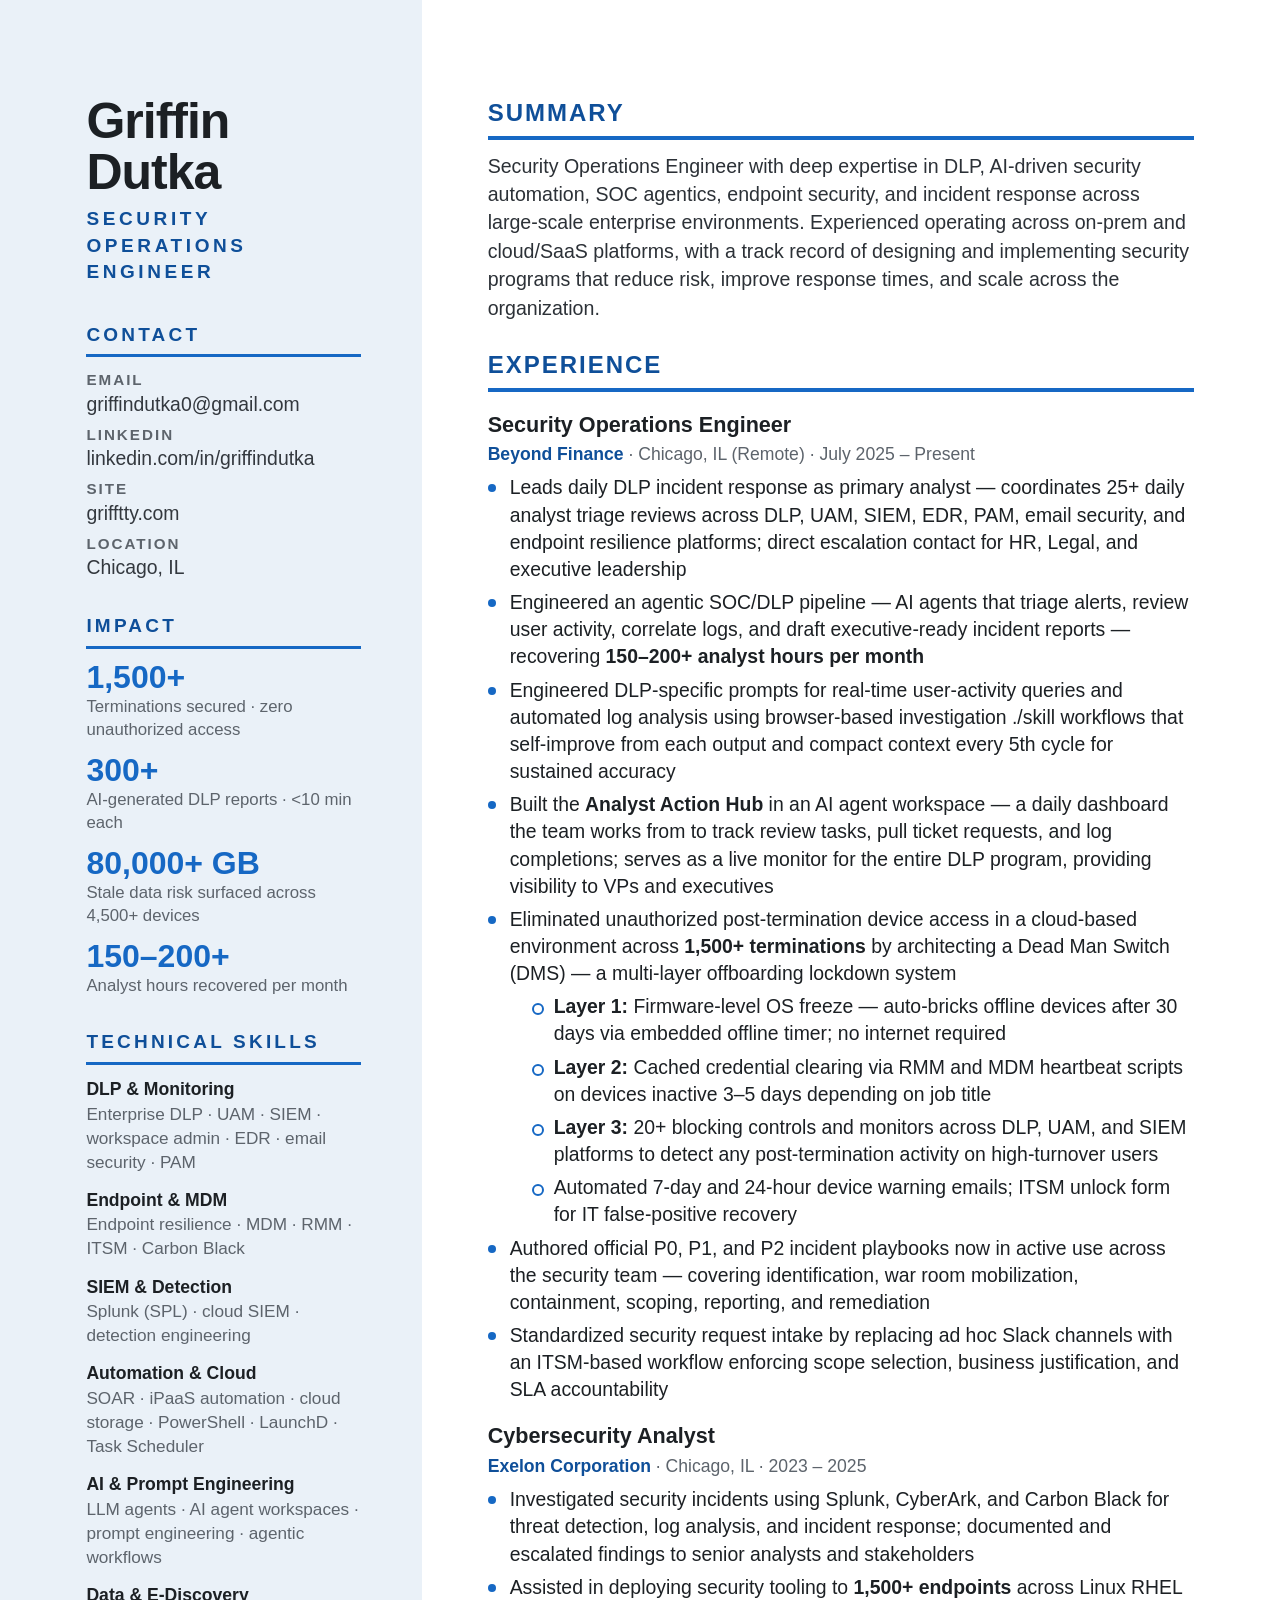
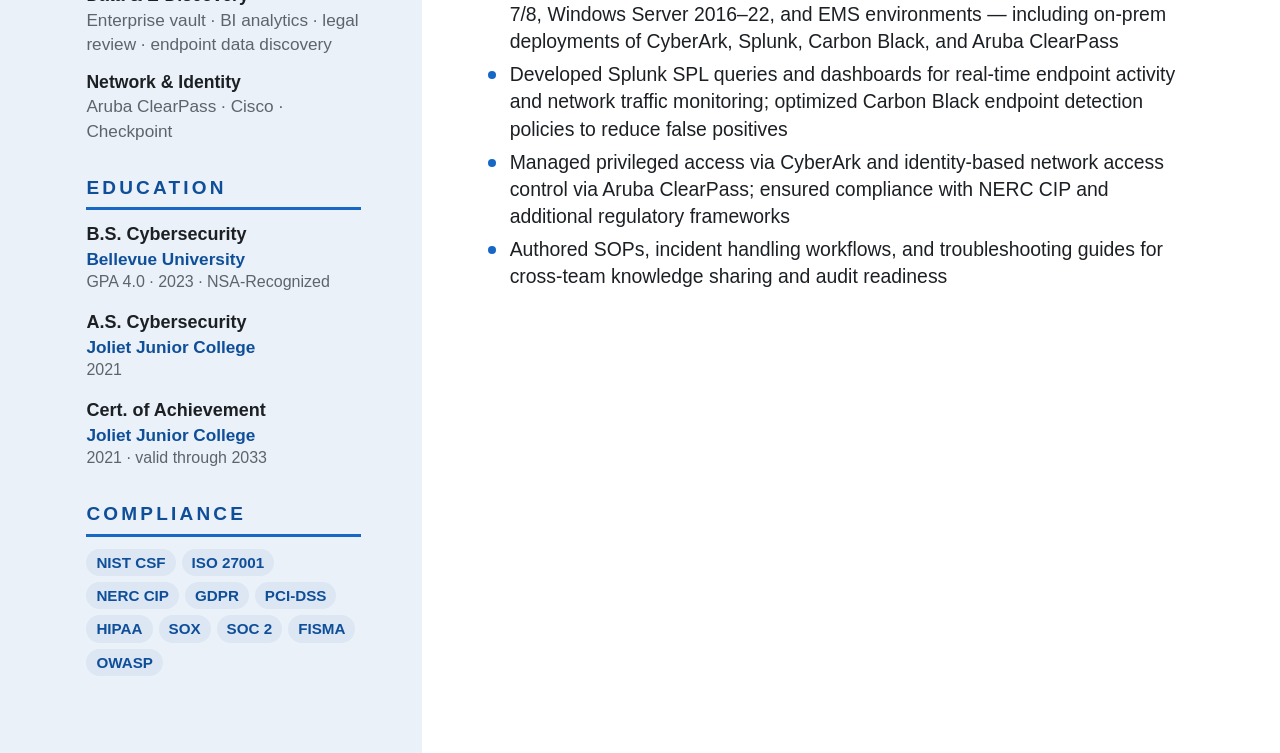
<file: resume-twocolumn.html>
<!DOCTYPE html>
<html lang="en">
<head>
<meta charset="UTF-8" />
<title>Griffin Dutka — Résumé (Two-Column)</title>
<style>
  :root{
    --ink:#1c2024;
    --muted:#5d646c;
    --accent:#1668c4;
    --accent-d:#0f4f99;
    --side:#eaf1f8;
    --rule:#d4dbe3;
    --chip:#dce7f3;
  }
  *{box-sizing:border-box;margin:0;padding:0;}
  /* Screen viewing only — print/PDF keeps exact letter sizing */
  @media screen { html { zoom: 2; } }
  html,body{font-family:"Helvetica Neue",Helvetica,Arial,sans-serif;color:var(--ink);}
  body{
    font-size:9.7px;line-height:1.4;
    -webkit-print-color-adjust:exact;print-color-adjust:exact;
    /* sidebar band that survives page breaks */
    background:linear-gradient(to right,var(--side) 0,var(--side) 33%,#fff 33%,#fff 100%);
  }
  @page{size:letter;margin:0;}

  .wrap{display:flex;align-items:stretch;min-height:11in;}
  .side{width:33%;padding:0.5in 0.32in 0.4in 0.45in;}
  .main{width:67%;padding:0.5in 0.45in 0.4in 0.34in;}

  /* ---- sidebar ---- */
  .name{font-size:25px;font-weight:800;letter-spacing:-0.5px;line-height:1.02;color:var(--ink);}
  .role{margin-top:4px;font-size:9.5px;font-weight:700;letter-spacing:1.8px;text-transform:uppercase;color:var(--accent-d);}
  .side-h{margin:16px 0 6px;font-size:9.5px;font-weight:800;letter-spacing:1.6px;text-transform:uppercase;color:var(--accent-d);padding-bottom:3px;border-bottom:1.5px solid var(--accent);}
  .side-first{margin-top:18px;}
  .contact-row{display:block;margin:3px 0;color:#33383e;word-break:break-word;}
  .contact-row a{color:#33383e;text-decoration:none;}
  .ck{display:block;font-size:7.6px;font-weight:700;letter-spacing:1px;text-transform:uppercase;color:var(--muted);}

  .impact{margin:6px 0;}
  .impact .n{font-size:16px;font-weight:800;color:var(--accent);line-height:1;}
  .impact .l{font-size:8.4px;color:var(--muted);margin-top:1px;}

  .skill-g{margin-bottom:7px;}
  .skill-l{font-weight:700;font-size:8.8px;color:var(--ink);}
  .skill-i{font-size:8.6px;color:var(--muted);}

  .edu{margin-bottom:8px;}
  .edu-d{font-weight:700;font-size:9px;}
  .edu-s{font-size:8.6px;color:var(--accent-d);font-weight:600;}
  .edu-m{font-size:8px;color:var(--muted);}

  .chips{display:flex;flex-wrap:wrap;gap:3px;margin-top:2px;}
  .chip{background:var(--chip);color:var(--accent-d);font-size:7.6px;font-weight:600;padding:1.5px 5px;border-radius:8px;white-space:nowrap;}

  /* ---- main ---- */
  .m-name-pad{height:2px;}
  .m-h{margin:0 0 6px;font-size:12px;font-weight:800;letter-spacing:1px;text-transform:uppercase;color:var(--accent-d);}
  .m-h:not(:first-child){margin-top:13px;}
  .m-h::after{content:"";display:block;height:2px;background:var(--accent);margin-top:3px;width:100%;}
  .summary{color:#2c3137;font-size:9.8px;line-height:1.45;}

  .job{margin-top:9px;break-inside:avoid;}
  .job:first-of-type{margin-top:2px;}
  .job-t{font-weight:800;font-size:10.8px;}
  .job-meta{font-size:8.8px;color:var(--muted);margin:1px 0 4px;}
  .job-co{color:var(--accent-d);font-weight:700;}

  ul{list-style:none;}
  li{position:relative;padding-left:11px;margin:3px 0;break-inside:avoid;}
  li::before{content:"";position:absolute;left:0;top:5px;width:4px;height:4px;border-radius:50%;background:var(--accent);}
  ul.sub{margin:2px 0 2px 11px;}
  ul.sub li::before{background:transparent;border:1px solid var(--accent);}
  strong{font-weight:800;color:var(--ink);}
</style>
</head>
<body>
<div class="wrap">

  <!-- ===== SIDEBAR ===== -->
  <aside class="side">
    <div class="name">Griffin<br>Dutka</div>
    <div class="role">Security Operations Engineer</div>

    <div class="side-h side-first">Contact</div>
    <div class="contact-row"><span class="ck">Email</span>griffindutka0@gmail.com</div>
    <div class="contact-row"><span class="ck">LinkedIn</span>linkedin.com/in/griffindutka</div>
    <div class="contact-row"><span class="ck">Site</span>grifftty.com</div>
    <div class="contact-row"><span class="ck">Location</span>Chicago, IL</div>

    <div class="side-h">Impact</div>
    <div class="impact"><div class="n">1,500+</div><div class="l">Terminations secured · zero unauthorized access</div></div>
    <div class="impact"><div class="n">300+</div><div class="l">AI-generated DLP reports · &lt;10 min each</div></div>
    <div class="impact"><div class="n">80,000+ GB</div><div class="l">Stale data risk surfaced across 4,500+ devices</div></div>
    <div class="impact"><div class="n">150–200+</div><div class="l">Analyst hours recovered per month</div></div>

    <div class="side-h">Technical Skills</div>
    <div class="skill-g"><div class="skill-l">DLP &amp; Monitoring</div><div class="skill-i">Enterprise DLP · UAM · SIEM · workspace admin · EDR · email security · PAM</div></div>
    <div class="skill-g"><div class="skill-l">Endpoint &amp; MDM</div><div class="skill-i">Endpoint resilience · MDM · RMM · ITSM · Carbon Black</div></div>
    <div class="skill-g"><div class="skill-l">SIEM &amp; Detection</div><div class="skill-i">Splunk (SPL) · cloud SIEM · detection engineering</div></div>
    <div class="skill-g"><div class="skill-l">Automation &amp; Cloud</div><div class="skill-i">SOAR · iPaaS automation · cloud storage · PowerShell · LaunchD · Task Scheduler</div></div>
    <div class="skill-g"><div class="skill-l">AI &amp; Prompt Engineering</div><div class="skill-i">LLM agents · AI agent workspaces · prompt engineering · agentic workflows</div></div>
    <div class="skill-g"><div class="skill-l">Data &amp; E-Discovery</div><div class="skill-i">Enterprise vault · BI analytics · legal review · endpoint data discovery</div></div>
    <div class="skill-g"><div class="skill-l">Network &amp; Identity</div><div class="skill-i">Aruba ClearPass · Cisco · Checkpoint</div></div>

    <div class="side-h">Education</div>
    <div class="edu"><div class="edu-d">B.S. Cybersecurity</div><div class="edu-s">Bellevue University</div><div class="edu-m">GPA 4.0 · 2023 · NSA-Recognized</div></div>
    <div class="edu"><div class="edu-d">A.S. Cybersecurity</div><div class="edu-s">Joliet Junior College</div><div class="edu-m">2021</div></div>
    <div class="edu"><div class="edu-d">Cert. of Achievement</div><div class="edu-s">Joliet Junior College</div><div class="edu-m">2021 · valid through 2033</div></div>

    <div class="side-h">Compliance</div>
    <div class="chips">
      <span class="chip">NIST CSF</span><span class="chip">ISO 27001</span><span class="chip">NERC CIP</span>
      <span class="chip">GDPR</span><span class="chip">PCI-DSS</span><span class="chip">HIPAA</span>
      <span class="chip">SOX</span><span class="chip">SOC 2</span><span class="chip">FISMA</span><span class="chip">OWASP</span>
    </div>
  </aside>

  <!-- ===== MAIN ===== -->
  <main class="main">
    <div class="m-h">Summary</div>
    <p class="summary">Security Operations Engineer with deep expertise in DLP, AI-driven security automation, SOC agentics, endpoint security, and incident response across large-scale enterprise environments. Experienced operating across on-prem and cloud/SaaS platforms, with a track record of designing and implementing security programs that reduce risk, improve response times, and scale across the organization.</p>

    <div class="m-h">Experience</div>

    <div class="job">
      <div class="job-t">Security Operations Engineer</div>
      <div class="job-meta"><span class="job-co">Beyond Finance</span> · Chicago, IL (Remote) · July 2025 – Present</div>
      <ul>
        <li>Leads daily DLP incident response as primary analyst — coordinates 25+ daily analyst triage reviews across DLP, UAM, SIEM, EDR, PAM, email security, and endpoint resilience platforms; direct escalation contact for HR, Legal, and executive leadership</li>
        <li>Engineered an agentic SOC/DLP pipeline — AI agents that triage alerts, review user activity, correlate logs, and draft executive-ready incident reports — recovering <strong>150–200+ analyst hours per month</strong></li>
        <li>Engineered DLP-specific prompts for real-time user-activity queries and automated log analysis using browser-based investigation ./skill workflows that self-improve from each output and compact context every 5th cycle for sustained accuracy</li>
        <li>Built the <strong>Analyst Action Hub</strong> in an AI agent workspace — a daily dashboard the team works from to track review tasks, pull ticket requests, and log completions; serves as a live monitor for the entire DLP program, providing visibility to VPs and executives</li>
        <li>Eliminated unauthorized post-termination device access in a cloud-based environment across <strong>1,500+ terminations</strong> by architecting a Dead Man Switch (DMS) — a multi-layer offboarding lockdown system
          <ul class="sub">
            <li><strong>Layer 1:</strong> Firmware-level OS freeze — auto-bricks offline devices after 30 days via embedded offline timer; no internet required</li>
            <li><strong>Layer 2:</strong> Cached credential clearing via RMM and MDM heartbeat scripts on devices inactive 3–5 days depending on job title</li>
            <li><strong>Layer 3:</strong> 20+ blocking controls and monitors across DLP, UAM, and SIEM platforms to detect any post-termination activity on high-turnover users</li>
            <li>Automated 7-day and 24-hour device warning emails; ITSM unlock form for IT false-positive recovery</li>
          </ul>
        </li>
        <li>Authored official P0, P1, and P2 incident playbooks now in active use across the security team — covering identification, war room mobilization, containment, scoping, reporting, and remediation</li>
        <li>Standardized security request intake by replacing ad hoc Slack channels with an ITSM-based workflow enforcing scope selection, business justification, and SLA accountability</li>
      </ul>
    </div>

    <div class="job">
      <div class="job-t">Cybersecurity Analyst</div>
      <div class="job-meta"><span class="job-co">Exelon Corporation</span> · Chicago, IL · 2023 – 2025</div>
      <ul>
        <li>Investigated security incidents using Splunk, CyberArk, and Carbon Black for threat detection, log analysis, and incident response; documented and escalated findings to senior analysts and stakeholders</li>
        <li>Assisted in deploying security tooling to <strong>1,500+ endpoints</strong> across Linux RHEL 7/8, Windows Server 2016–22, and EMS environments — including on-prem deployments of CyberArk, Splunk, Carbon Black, and Aruba ClearPass</li>
        <li>Developed Splunk SPL queries and dashboards for real-time endpoint activity and network traffic monitoring; optimized Carbon Black endpoint detection policies to reduce false positives</li>
        <li>Managed privileged access via CyberArk and identity-based network access control via Aruba ClearPass; ensured compliance with NERC CIP and additional regulatory frameworks</li>
        <li>Authored SOPs, incident handling workflows, and troubleshooting guides for cross-team knowledge sharing and audit readiness</li>
      </ul>
    </div>
  </main>

</div>
</body>
</html>
</file>
<file: src/style.css>
/* Layout: left-aligned civic document. Chicago-signage condensed type carries
   the voice at large sizes; body, data and rules stay quiet. Two thin sky-blue
   stripes (the city flag) frame the page top and bottom. */
:root {
  --paper:    #f3f5f7;
  --surface:  #ffffff;
  --ink:      #0f1a23;
  --ink-2:    #4b5967;
  --rule:     #d3dae0;
  --blue:     #0a6797;   /* accent for text and links */
  --sky:      #41b6e6;   /* flag blue, fills only */
  --sky-wash: #e2f2fa;
  --crit:     #c62a39;
  --warn:     #9a5b00;
  --good:     #1d7446;

  --f-display: "Big Shoulders Display", "Arial Narrow", "Roboto Condensed", Impact, sans-serif;
  --f-body:    "Public Sans", system-ui, -apple-system, "Segoe UI", Roboto, sans-serif;
  --f-mono:    "Red Hat Mono", ui-monospace, SFMono-Regular, Menlo, Consolas, monospace;

  --step--1: 0.8125rem;
  --step-0:  1rem;
  --step-1:  1.1875rem;
  --step-2:  1.5rem;
  --step-3:  clamp(2.25rem, 5.5vw, 3.75rem);
  --step-4:  clamp(4.5rem, 15vw, 10.5rem);

  --gutter: clamp(16px, 4vw, 40px);
  --max: 1180px;
  --radius: 4px;

  color-scheme: light;
}

@media (prefers-color-scheme: dark) {
  :root:not([data-theme="light"]) {
    --paper:    #0c1218;
    --surface:  #131c24;
    --ink:      #e3e9ee;
    --ink-2:    #9aa8b4;
    --rule:     #26323d;
    --blue:     #72c7ef;
    --sky:      #41b6e6;
    --sky-wash: #102838;
    --crit:     #f26b76;
    --warn:     #e6a94e;
    --good:     #5cc68c;
    color-scheme: dark;
  }
}
:root[data-theme="dark"] {
  --paper:    #0c1218;
  --surface:  #131c24;
  --ink:      #e3e9ee;
  --ink-2:    #9aa8b4;
  --rule:     #26323d;
  --blue:     #72c7ef;
  --sky:      #41b6e6;
  --sky-wash: #102838;
  --crit:     #f26b76;
  --warn:     #e6a94e;
  --good:     #5cc68c;
  color-scheme: dark;
}

/* ── Base ─────────────────────────────────────────────────────────────── */
*, *::before, *::after { box-sizing: border-box; }
html { -webkit-text-size-adjust: 100%; scroll-behavior: smooth; scroll-padding-top: 72px; }
@media (prefers-reduced-motion: reduce) { html { scroll-behavior: auto; } }

body {
  margin: 0;
  background: var(--paper);
  color: var(--ink);
  font-family: var(--f-body);
  font-size: var(--step-0);
  line-height: 1.6;
  -webkit-font-smoothing: antialiased;
  text-rendering: optimizeLegibility;
}
/* flag stripes */
body::before {
  content: "";
  display: block;
  height: 10px;
  background:
    linear-gradient(var(--sky), var(--sky)) top / 100% 3px no-repeat,
    linear-gradient(var(--sky), var(--sky)) bottom / 100% 3px no-repeat;
}

img { max-width: 100%; height: auto; display: block; }
h1, h2, h3, h4 { margin: 0; text-wrap: balance; }
p { margin: 0; }
ul, ol { margin: 0; padding: 0; list-style: none; }
figure { margin: 0; }

a { color: var(--blue); text-decoration-thickness: 1px; text-underline-offset: 3px; }
a:hover { text-decoration-thickness: 2px; }
:focus-visible { outline: 2px solid var(--blue); outline-offset: 3px; border-radius: 2px; }

.muted { color: var(--ink-2); }
.wrap { width: 100%; max-width: var(--max); margin-inline: auto; padding-inline: var(--gutter); }

.skip {
  position: absolute; left: var(--gutter); top: -100px; z-index: 50;
  background: var(--ink); color: var(--paper); padding: 8px 12px; border-radius: var(--radius);
}
.skip:focus { top: 12px; }

/* ── Buttons ──────────────────────────────────────────────────────────── */
.btn {
  display: inline-flex; align-items: center; gap: 10px;
  min-height: 44px; padding: 0 18px;
  font: 500 var(--step-0)/1 var(--f-body);
  color: var(--ink); text-decoration: none;
  background: transparent;
  border: 1px solid var(--ink);
  border-radius: var(--radius);
  cursor: pointer;
  transition: background-color .15s, color .15s;
}
.btn:hover { background: var(--ink); color: var(--paper); text-decoration: none; }
.btn-solid { background: var(--ink); color: var(--paper); }
.btn-solid:hover { background: var(--blue); border-color: var(--blue); color: var(--paper); }
.btn-meta { font: 500 var(--step--1)/1 var(--f-mono); opacity: .7; }
.btn-small { min-height: 36px; padding: 0 14px; font-size: var(--step--1); }

/* ── Top bar ──────────────────────────────────────────────────────────── */
.topbar {
  position: sticky; top: env(safe-area-inset-top, 0px); z-index: 20;
  background: color-mix(in srgb, var(--paper) 92%, transparent);
  backdrop-filter: saturate(1.4) blur(8px);
  -webkit-backdrop-filter: saturate(1.4) blur(8px);
  border-bottom: 1px solid var(--rule);
}
.topbar-inner { display: flex; align-items: center; justify-content: space-between; gap: 16px; min-height: 56px; }
.wordmark {
  font: 800 1.375rem/1 var(--f-display);
  text-transform: uppercase; letter-spacing: .02em;
  color: var(--ink); text-decoration: none;
}
.topnav { display: flex; align-items: center; gap: clamp(12px, 2.4vw, 28px); }
.topnav a { color: var(--ink-2); text-decoration: none; font-size: .9375rem; font-weight: 500; }
.topnav a:hover, .topnav a[aria-current="true"] { color: var(--ink); }
.topnav a[aria-current="true"] { text-decoration: underline; text-decoration-color: var(--sky); text-decoration-thickness: 3px; text-underline-offset: 8px; }
.topnav .topnav-cta { color: var(--blue); }
@media (max-width: 640px) {
  .topnav a:not(.topnav-cta) { display: none; }
}

/* ── Hero ─────────────────────────────────────────────────────────────── */
.hero {
  display: grid;
  grid-template-columns: minmax(0, 1fr) minmax(220px, 340px);
  gap: clamp(28px, 5vw, 72px);
  align-items: end;
  padding-block: clamp(40px, 7vw, 96px) clamp(32px, 5vw, 56px);
}
.kicker {
  font: 500 var(--step--1)/1.4 var(--f-mono);
  text-transform: uppercase; letter-spacing: .08em;
  color: var(--ink-2);
  margin-bottom: 18px;
}
.kicker span { color: var(--sky); padding-inline: 4px; }
.hero-name {
  font: 800 var(--step-4)/.82 var(--f-display);
  text-transform: uppercase;
  letter-spacing: -.005em;
  margin-left: -.04em;
}
.lede {
  max-width: 34em;
  margin-top: clamp(24px, 3vw, 36px);
  font-size: var(--step-1);
  line-height: 1.55;
}
.hero-actions { display: flex; flex-wrap: wrap; gap: 10px; margin-top: 28px; }
.hero-photo { align-self: stretch; display: flex; align-items: flex-end; }
.hero-photo img {
  width: 100%;
  aspect-ratio: 4 / 5;
  object-fit: cover;
  border-radius: var(--radius);
  filter: grayscale(.15);
}
@media (max-width: 760px) {
  .hero { grid-template-columns: 1fr; }
  .hero-photo { order: -1; max-width: 200px; }
}

/* ── Figures ──────────────────────────────────────────────────────────── */
.figures {
  margin: 0;
  display: grid;
  grid-template-columns: repeat(4, minmax(0, 1fr));
  border-top: 2px solid var(--ink);
  border-bottom: 1px solid var(--rule);
}
.figure { padding: 20px 20px 24px 0; display: flex; flex-direction: column; gap: 8px; }
.figure + .figure { padding-left: 20px; border-left: 1px solid var(--rule); }
.figure dt { font: 500 var(--step--1)/1.3 var(--f-mono); text-transform: uppercase; letter-spacing: .06em; color: var(--ink-2); }
.figure dd { margin: 0; display: flex; flex-direction: column; gap: 4px; }
.fig-num { font: 700 clamp(2.5rem, 4.6vw, 3.5rem)/1 var(--f-display); font-variant-numeric: tabular-nums; }
.fig-note { color: var(--ink-2); font-size: .9375rem; }
@media (max-width: 860px) {
  .figures { grid-template-columns: repeat(2, minmax(0, 1fr)); }
  .figure:nth-child(3) { padding-left: 0; border-left: 0; }
  .figure:nth-child(n+3) { border-top: 1px solid var(--rule); }
}
@media (max-width: 420px) {
  .figures { grid-template-columns: 1fr; }
  .figure, .figure + .figure { padding-left: 0; border-left: 0; }
  .figure + .figure { border-top: 1px solid var(--rule); }
}

/* ── Sections ─────────────────────────────────────────────────────────── */
.section { padding-block: clamp(64px, 9vw, 120px) 0; }
.sec-head { display: grid; gap: 16px; margin-bottom: clamp(28px, 4vw, 48px); }
.sec-head h2 {
  font: 800 var(--step-3)/.9 var(--f-display);
  text-transform: uppercase;
  letter-spacing: .005em;
}
.sec-intro { max-width: 40em; color: var(--ink-2); font-size: var(--step-1); }
.sub-head {
  font: 700 var(--step-2)/1.1 var(--f-display);
  text-transform: uppercase; letter-spacing: .02em;
  margin: clamp(48px, 6vw, 72px) 0 20px;
}

/* ── Pipeline run ─────────────────────────────────────────────────────── */
.run {
  display: grid;
  grid-template-columns: minmax(0, 1.25fr) minmax(0, 1fr);
  grid-template-areas: "bar bar" "steps report";
  gap: 20px clamp(20px, 3vw, 40px);
  align-items: start;
}
.run-bar {
  grid-area: bar;
  display: flex; align-items: center; justify-content: space-between; flex-wrap: wrap; gap: 12px;
  padding-bottom: 12px;
  border-bottom: 1px solid var(--rule);
}
.run-id { font: 500 .9375rem/1.4 var(--f-mono); }
.run-tag {
  margin-left: 8px; padding: 2px 8px;
  font-size: .75rem; text-transform: uppercase; letter-spacing: .06em;
  color: var(--blue); background: var(--sky-wash); border-radius: 999px;
  white-space: nowrap;
}

.steps { grid-area: steps; counter-reset: none; }
.step { position: relative; padding-left: 28px; }
/* spine */
.step::before {
  content: ""; position: absolute; left: 6px; top: 0; bottom: 0; width: 2px;
  background: var(--rule);
}
.step:first-child::before { top: 22px; }
.step:last-child::before { bottom: auto; height: 22px; }
.step.is-done::before, .step.is-current::before { background: var(--sky); }
.step.is-current::before { bottom: auto; height: 22px; }
.step.is-current:first-child::before { height: 0; }
/* node */
.step::after {
  content: ""; position: absolute; left: 0; top: 15px; width: 14px; height: 14px;
  border-radius: 50%; background: var(--paper); border: 2px solid var(--rule);
  transition: background-color .2s, border-color .2s;
}
.step.is-done::after { background: var(--sky); border-color: var(--sky); }
.step.is-current::after { background: var(--paper); border-color: var(--sky); box-shadow: 0 0 0 4px var(--sky-wash); }

.step-head {
  width: 100%;
  display: grid;
  grid-template-columns: 5.2em minmax(0, 1fr) auto;
  align-items: baseline; gap: 12px;
  padding: 10px 10px 10px 0;
  background: none; border: 0; color: inherit; text-align: left;
  font: inherit; cursor: pointer;
}
.step-head:hover .step-name { color: var(--blue); }
.step-time { font: 500 .875rem/1.4 var(--f-mono); color: var(--ink-2); font-variant-numeric: tabular-nums; }
.step-name { font-weight: 600; font-size: var(--step-1); }
.step-agent { font: 500 .75rem/1.4 var(--f-mono); letter-spacing: .06em; text-transform: uppercase; color: var(--ink-2); }
.step.is-pending .step-name,
.step.is-pending .step-time,
.step.is-pending .step-agent { color: var(--ink-2); opacity: .55; }

.step-log {
  margin: 0 0 14px calc(5.2em + 12px);
  padding: 10px 14px;
  background: var(--surface);
  border: 1px solid var(--rule);
  border-radius: var(--radius);
  font: 400 .8125rem/1.65 var(--f-mono);
  display: grid; gap: 2px;
}
.step.is-pending .step-log { display: none; }
.step-log p { display: grid; grid-template-columns: 4.2em minmax(0, 1fr); gap: 8px; }
.step.is-current .step-log p { animation: line-in .35s ease both; }
.step.is-current .step-log p:nth-child(2) { animation-delay: .18s; }
.step.is-current .step-log p:nth-child(3) { animation-delay: .36s; }
@keyframes line-in { from { opacity: 0; transform: translateY(3px); } to { opacity: 1; transform: none; } }
.lvl { text-transform: uppercase; letter-spacing: .04em; color: var(--ink-2); }
.lvl-agent { color: var(--blue); }
.lvl-warn { color: var(--warn); }
.lvl-crit { color: var(--crit); }
.lvl-ok { color: var(--good); }

/* report document */
.report {
  grid-area: report;
  position: sticky; top: 84px;
  background: var(--surface);
  border: 1px solid var(--rule);
  border-top: 4px solid var(--ink);
  border-radius: var(--radius);
  padding: 22px 24px 20px;
  box-shadow: 0 1px 0 var(--rule), 0 12px 32px -18px rgba(15, 26, 35, .35);
}
.report-head { display: flex; justify-content: space-between; align-items: baseline; gap: 12px; flex-wrap: wrap; padding-bottom: 14px; border-bottom: 1px solid var(--rule); }
.report-kind { font: 700 var(--step-2)/1 var(--f-display); text-transform: uppercase; letter-spacing: .02em; }
.report-id { font: 500 .8125rem/1 var(--f-mono); color: var(--ink-2); }
.report-fields { margin: 0; }
.report-fields > div {
  display: grid; grid-template-columns: 7.5em minmax(0, 1fr); gap: 12px;
  padding: 10px 0; border-bottom: 1px dashed var(--rule);
}
.report-fields dt { font: 500 .75rem/1.6 var(--f-mono); text-transform: uppercase; letter-spacing: .06em; color: var(--ink-2); }
.report-fields dd { margin: 0; font-size: .9375rem; }
.report-fields .num { font-family: var(--f-mono); font-variant-numeric: tabular-nums; }
.sev { color: var(--crit); font-weight: 600; }
.ok { color: var(--good); font-weight: 600; }
.report-foot { margin-top: 14px; font-size: .8125rem; color: var(--ink-2); }
/* fields not yet filled by the run */
.report [data-from].is-empty dd,
.report-foot.is-empty { color: transparent; }
.report [data-from].is-empty dd > *, .report-foot.is-empty > * { color: transparent; }
.report [data-from].is-empty dd {
  background: linear-gradient(var(--rule), var(--rule)) left center / 60% 8px no-repeat;
  border-radius: 2px;
  user-select: none;
}
.report-foot.is-empty { visibility: hidden; }
.report [data-from] dd { transition: color .3s; }

@media (max-width: 900px) {
  .run { grid-template-columns: 1fr; grid-template-areas: "bar" "steps" "report"; }
  .report { position: static; }
}
@media (max-width: 480px) {
  .step-head { grid-template-columns: minmax(0, 1fr) auto; }
  .step-time { grid-column: 1 / -1; }
  .step-log { margin-left: 0; }
  .step-log p { grid-template-columns: 1fr; gap: 0; }
}

/* roster table */
.table-scroll { overflow-x: auto; }
.roster { width: 100%; border-collapse: collapse; font-size: .9375rem; }
.roster thead th {
  text-align: left; font: 500 .75rem/1.4 var(--f-mono); text-transform: uppercase; letter-spacing: .06em;
  color: var(--ink-2); padding: 0 16px 10px 0; border-bottom: 2px solid var(--ink);
}
.roster tbody th, .roster td { text-align: left; vertical-align: top; padding: 14px 16px 14px 0; border-bottom: 1px solid var(--rule); }
.roster tbody th { font: 700 1.125rem/1.3 var(--f-display); letter-spacing: .04em; white-space: nowrap; }
.roster td:nth-child(2) { max-width: 30em; }
.roster td:nth-child(3) { color: var(--ink-2); }
.roster td:last-child { font-weight: 600; }
@media (max-width: 760px) {
  .roster thead { position: absolute; width: 1px; height: 1px; overflow: hidden; clip: rect(0 0 0 0); }
  .roster, .roster tbody, .roster tr, .roster tbody th, .roster td { display: block; }
  .roster tr { padding: 14px 0; border-bottom: 1px solid var(--rule); }
  .roster tbody th, .roster td { border: 0; padding: 2px 0; }
  .roster td:nth-child(3)::before { content: "Runs on: "; }
}

/* trust checks */
.checks { display: grid; grid-template-columns: repeat(4, minmax(0, 1fr)); gap: 28px; }
.checks li { border-top: 2px solid var(--sky); padding-top: 14px; }
.checks h4 { font: 700 var(--step-1)/1.2 var(--f-body); margin-bottom: 8px; }
.checks p { color: var(--ink-2); font-size: .9375rem; }
@media (max-width: 960px) { .checks { grid-template-columns: repeat(2, minmax(0, 1fr)); } }
@media (max-width: 520px) { .checks { grid-template-columns: 1fr; } }

/* ── Work ─────────────────────────────────────────────────────────────── */
.case {
  display: grid;
  grid-template-columns: minmax(0, 1fr) minmax(0, 1fr);
  gap: clamp(24px, 4vw, 56px);
  padding-block: clamp(28px, 4vw, 44px);
  border-top: 2px solid var(--ink);
}
.case h3 { font: 800 clamp(1.875rem, 3.6vw, 2.5rem)/1 var(--f-display); text-transform: uppercase; letter-spacing: .01em; margin-bottom: 14px; }
.case-sum { font-size: var(--step-1); max-width: 34em; }
.case-points { margin-top: 18px; display: grid; gap: 12px; max-width: 36em; }
.case-points li { color: var(--ink-2); padding-left: 16px; position: relative; }
.case-points li::before { content: ""; position: absolute; left: 0; top: .72em; width: 7px; height: 2px; background: var(--sky); }
.case-points strong { color: var(--ink); font-weight: 600; }
@media (max-width: 860px) { .case { grid-template-columns: 1fr; } }

.fig-cap { font: 500 .75rem/1.4 var(--f-mono); text-transform: uppercase; letter-spacing: .06em; color: var(--ink-2); margin-bottom: 12px; }

/* DMS timeline, drawn on a 0–30 day scale */
.dms {
  align-self: center;
  background: var(--surface);
  border: 1px solid var(--rule);
  border-radius: var(--radius);
  padding: 20px 20px 16px;
  --label: 4.5em;
}
.dms-rows { display: grid; gap: 18px; }
.dms-row { display: grid; grid-template-columns: var(--label) minmax(0, 1fr); align-items: center; gap: 12px; }
.dms-label { font: 500 .75rem/1 var(--f-mono); text-transform: uppercase; letter-spacing: .05em; color: var(--ink-2); }
.dms-track {
  position: relative; height: 42px;
  background: linear-gradient(var(--rule), var(--rule)) left 12px / 100% 1px no-repeat;
}
.dms-span {
  position: absolute; top: 7px; height: 10px; border-radius: 2px;
  left: calc(var(--a) / 30 * 100%);
  width: calc((var(--b) - var(--a)) / 30 * 100%);
  background: var(--sky);
}
.dms-span-full { background: color-mix(in srgb, var(--sky) 35%, transparent); }
.dms-tick {
  position: absolute; top: 3px; width: 2px; height: 18px;
  left: calc(var(--at) / 30 * 100% - 1px);
  background: var(--warn);
}
.dms-tick-end { width: 4px; left: calc(100% - 4px); background: var(--crit); }
.dms-note {
  position: absolute; top: 24px; white-space: nowrap;
  left: calc(var(--at, 0) / 30 * 100%);
  font-size: .8125rem; color: var(--ink);
}
.dms-note-end { left: auto; right: 0; }
.dms-axis {
  position: relative; height: 20px; margin-top: 10px;
  margin-left: calc(var(--label) + 12px);
  border-top: 1px solid var(--ink-2);
}
.dms-axis span {
  position: absolute; top: 4px; transform: translateX(-50%);
  left: calc(var(--at) / 30 * 100%);
  font: 500 .6875rem/1 var(--f-mono); color: var(--ink-2); font-variant-numeric: tabular-nums;
}
@media (max-width: 480px) {
  .dms { --label: 3.6em; padding-inline: 14px; }
  .dms-note { white-space: normal; font-size: .75rem; line-height: 1.25; max-width: 100%; }
  .dms-track { height: 52px; }
}

/* email flow */
.flow { grid-column: 1 / -1; display: flex; flex-wrap: wrap; align-items: center; gap: 8px 10px; }
.flow > li { display: flex; align-items: center; gap: 10px; font-size: .875rem; font-weight: 500; }
.flow > li + li::before { content: "→"; color: var(--ink-2); font-family: var(--f-mono); }
.chip {
  padding: 6px 12px; border: 1px solid var(--rule); border-radius: var(--radius);
  background: var(--surface);
}
.flow-strong .chip { border-color: var(--blue); color: var(--blue); }
.fan { display: flex; flex-direction: column; gap: 3px; }
.fan span {
  padding: 3px 9px;
  border-left: 2px solid var(--sky); background: var(--sky-wash);
  font-size: .8125rem;
}

/* before/after bars, linear scale per group */
.bars { align-self: center; display: grid; gap: 28px; }
.bar-row { display: grid; grid-template-columns: 4em minmax(0, 1fr) 4.5em; align-items: center; gap: 12px; margin-top: 8px; }
.bar-label { font-size: .875rem; color: var(--ink-2); }
.bar-track { height: 22px; background: var(--sky-wash); border-radius: 2px; overflow: hidden; }
.bar { display: block; height: 100%; width: calc(var(--v) / var(--max) * 100%); min-width: 2px; background: var(--sky); }
.bar-muted { background: var(--ink-2); opacity: .55; }
.bar-val { font: 500 .9375rem/1 var(--f-mono); font-variant-numeric: tabular-nums; text-align: right; }

.minor {
  display: grid; grid-template-columns: repeat(3, minmax(0, 1fr)); gap: clamp(20px, 3vw, 40px);
  padding-top: clamp(28px, 4vw, 44px); border-top: 2px solid var(--ink);
}
.minor h3 { font: 700 var(--step-2)/1.05 var(--f-display); text-transform: uppercase; letter-spacing: .02em; margin-bottom: 10px; }
.minor p { color: var(--ink-2); font-size: .9375rem; }
@media (max-width: 860px) { .minor { grid-template-columns: 1fr; } }

/* ── Experience ───────────────────────────────────────────────────────── */
.jobs { display: grid; gap: 0; }
.job {
  display: grid;
  grid-template-columns: minmax(0, 15rem) minmax(0, 1fr);
  grid-template-areas: "head roles" "head points";
  gap: 12px clamp(20px, 4vw, 56px);
  padding-block: 28px;
  border-top: 2px solid var(--ink);
}
.job-head { grid-area: head; }
.job-head h3 { font: 800 clamp(1.75rem, 3vw, 2.25rem)/1 var(--f-display); text-transform: uppercase; letter-spacing: .01em; }
.job-where { margin-top: 6px; color: var(--ink-2); font-size: .9375rem; }
.roles { grid-area: roles; display: grid; gap: 4px; }
.roles li { display: flex; justify-content: space-between; align-items: baseline; gap: 16px; flex-wrap: wrap; }
.role { font-weight: 600; font-size: var(--step-1); }
.roles li + li .role { font-weight: 500; font-size: var(--step-0); color: var(--ink-2); }
.when { font: 500 .875rem/1.4 var(--f-mono); color: var(--ink-2); font-variant-numeric: tabular-nums; white-space: nowrap; }
.job-points { grid-area: points; display: grid; gap: 8px; margin-top: 6px; max-width: 46em; }
.job-points li { padding-left: 16px; position: relative; }
.job-points li::before { content: ""; position: absolute; left: 0; top: .72em; width: 7px; height: 2px; background: var(--sky); }
@media (max-width: 760px) {
  .job { grid-template-columns: 1fr; grid-template-areas: "head" "roles" "points"; }
}

.facts {
  display: grid; grid-template-columns: repeat(2, minmax(0, 1fr)); gap: clamp(24px, 4vw, 56px);
  padding-top: 28px; border-top: 2px solid var(--ink);
}
.facts-head { font: 700 var(--step-2)/1 var(--f-display); text-transform: uppercase; letter-spacing: .02em; margin-bottom: 14px; }
.facts-list { display: grid; gap: 12px; font-size: .9375rem; }
.facts-list strong { font-weight: 600; }
@media (max-width: 760px) { .facts { grid-template-columns: 1fr; } }

/* ── About ────────────────────────────────────────────────────────────── */
.about {
  display: grid;
  grid-template-columns: minmax(0, 1fr) minmax(0, 1.15fr);
  gap: clamp(24px, 4vw, 56px);
  align-items: start;
}
.about-text { display: grid; gap: 16px; font-size: var(--step-1); max-width: 34em; }
.gallery { display: grid; grid-template-columns: repeat(2, minmax(0, 1fr)); gap: 12px; }
.gallery figure { display: grid; gap: 6px; }
.gallery img { width: 100%; aspect-ratio: 4 / 5; object-fit: cover; border-radius: var(--radius); }
.gallery figcaption { font: 500 .75rem/1.3 var(--f-mono); text-transform: uppercase; letter-spacing: .06em; color: var(--ink-2); }
@media (max-width: 860px) { .about { grid-template-columns: 1fr; } }

/* ── Contact ──────────────────────────────────────────────────────────── */
.contact {
  margin-top: clamp(72px, 10vw, 140px);
  background: var(--ink);
  color: var(--paper);
  padding-bottom: env(safe-area-inset-bottom, 0px);
}
.contact::after {
  content: ""; display: block; height: 10px;
  background:
    linear-gradient(var(--sky), var(--sky)) top / 100% 3px no-repeat,
    linear-gradient(var(--sky), var(--sky)) bottom / 100% 3px no-repeat;
}
.contact-inner {
  display: grid; grid-template-columns: minmax(0, 1fr) minmax(0, 1.3fr);
  gap: clamp(24px, 4vw, 56px); align-items: end;
  padding-block: clamp(48px, 7vw, 88px) clamp(32px, 5vw, 56px);
}
.contact-head { font: 800 var(--step-4)/.82 var(--f-display); text-transform: uppercase; font-size: clamp(3.5rem, 10vw, 7rem); }
.contact-rows { display: grid; }
.contact-row {
  display: grid; grid-template-columns: 6em minmax(0, 1fr) auto; align-items: center; gap: 12px;
  padding: 12px 0; border-bottom: 1px solid color-mix(in srgb, var(--paper) 22%, transparent);
  min-height: 60px;
}
.contact-key { font: 500 .75rem/1 var(--f-mono); text-transform: uppercase; letter-spacing: .06em; opacity: .7; }
.contact-val { font-size: var(--step-1); overflow-wrap: anywhere; }
.contact a { color: var(--paper); }
.contact a:hover { color: var(--sky); }
.contact .muted { color: inherit; opacity: .6; }
.contact .btn { color: var(--paper); border-color: color-mix(in srgb, var(--paper) 45%, transparent); }
.contact .btn:hover { background: var(--paper); color: var(--ink); }
.contact :focus-visible { outline-color: var(--sky); }
@media (max-width: 760px) {
  .contact-inner { grid-template-columns: 1fr; }
  .contact-row { grid-template-columns: minmax(0, 1fr) auto; }
  .contact-key { grid-column: 1 / -1; }
}
.foot {
  display: flex; justify-content: space-between; flex-wrap: wrap; gap: 8px;
  padding-block: 18px 22px;
  font: 500 .75rem/1.4 var(--f-mono); text-transform: uppercase; letter-spacing: .06em;
  opacity: .65;
}

@media (prefers-reduced-motion: reduce) {
  *, *::before, *::after { animation: none !important; transition: none !important; }
}
</file>
